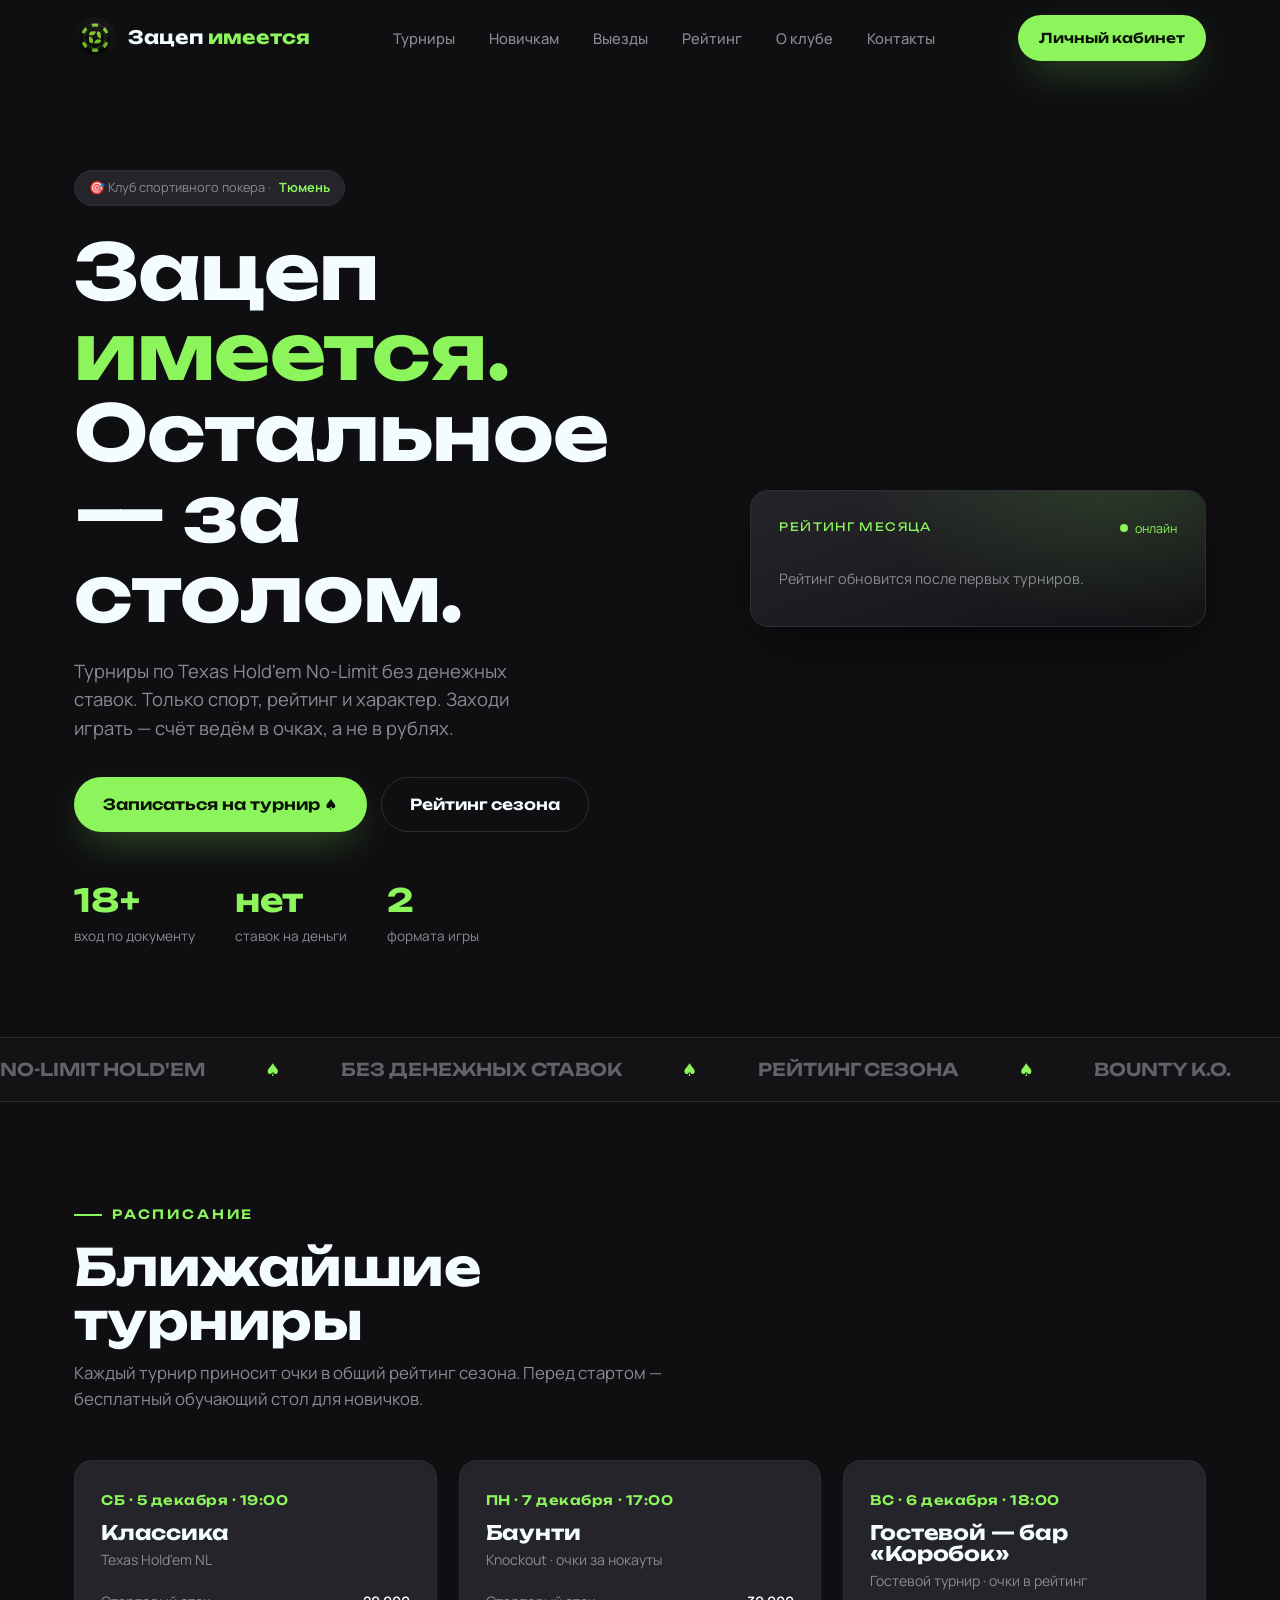
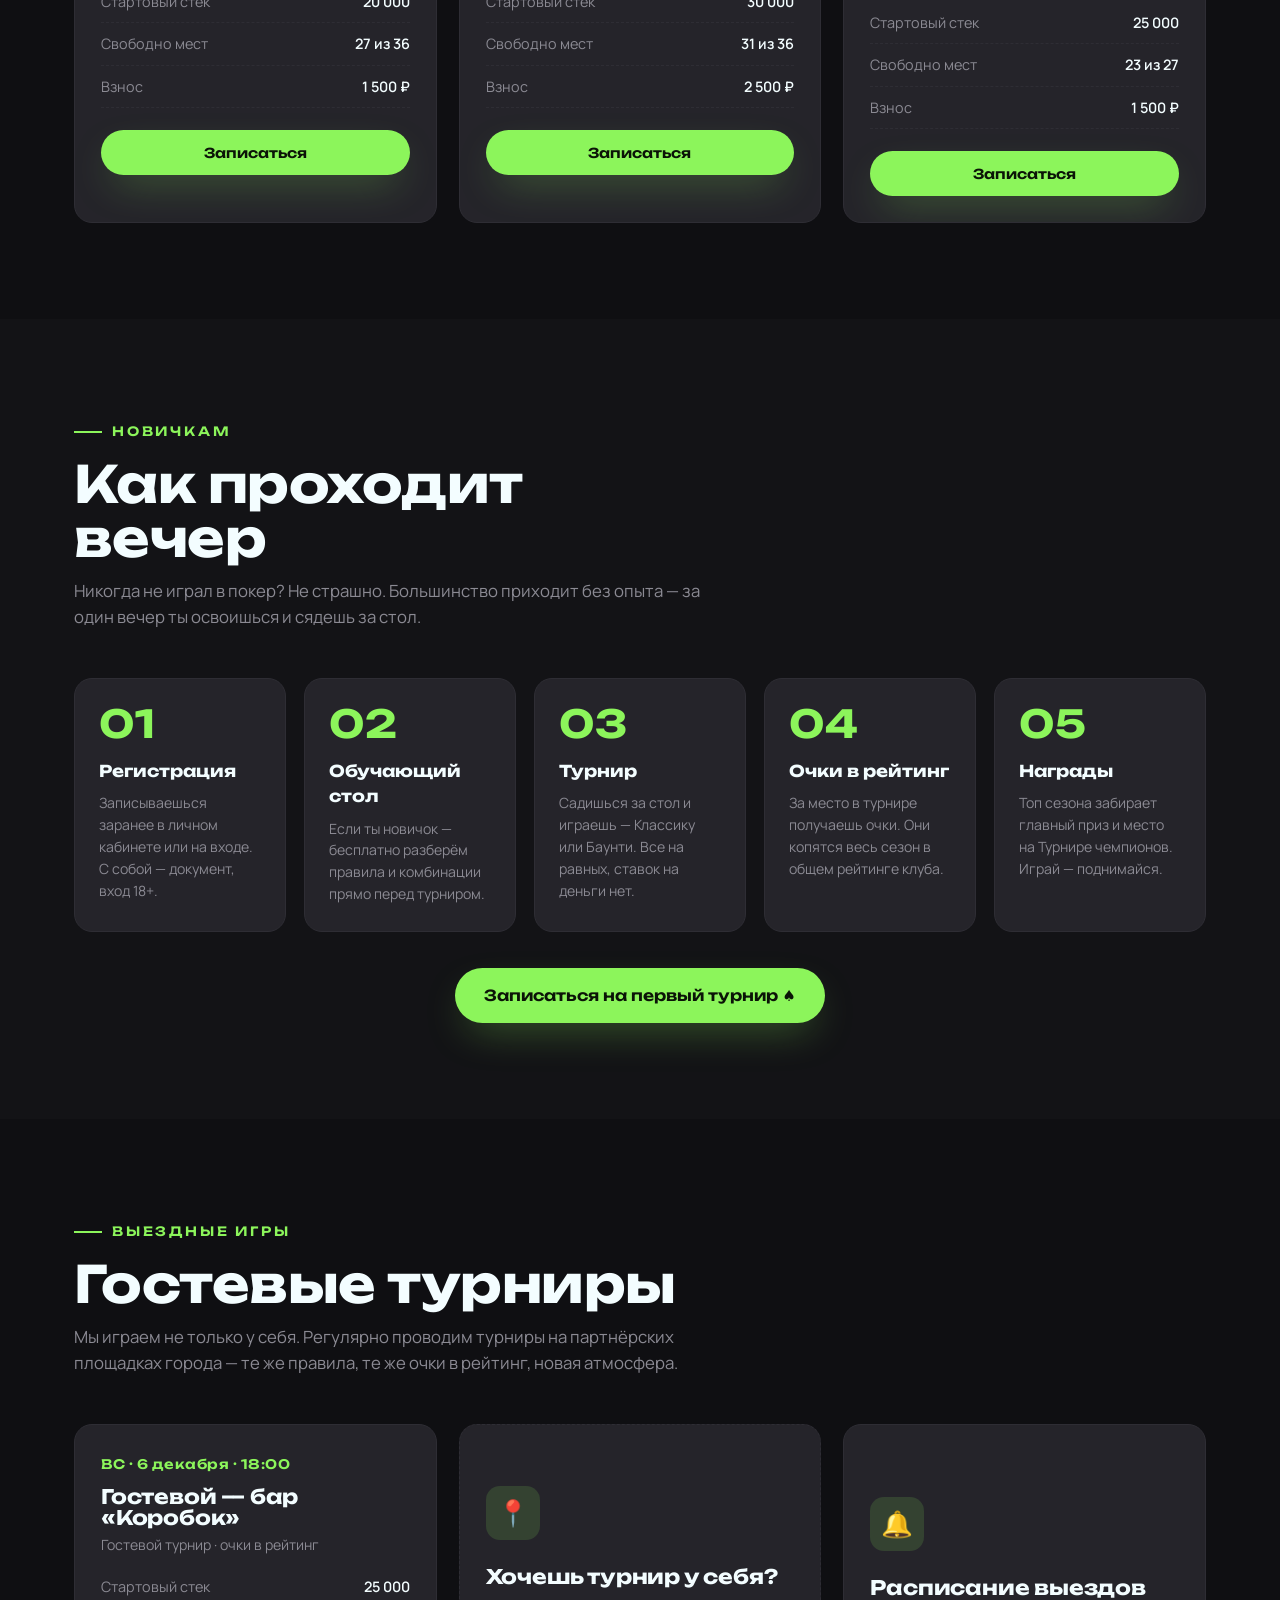
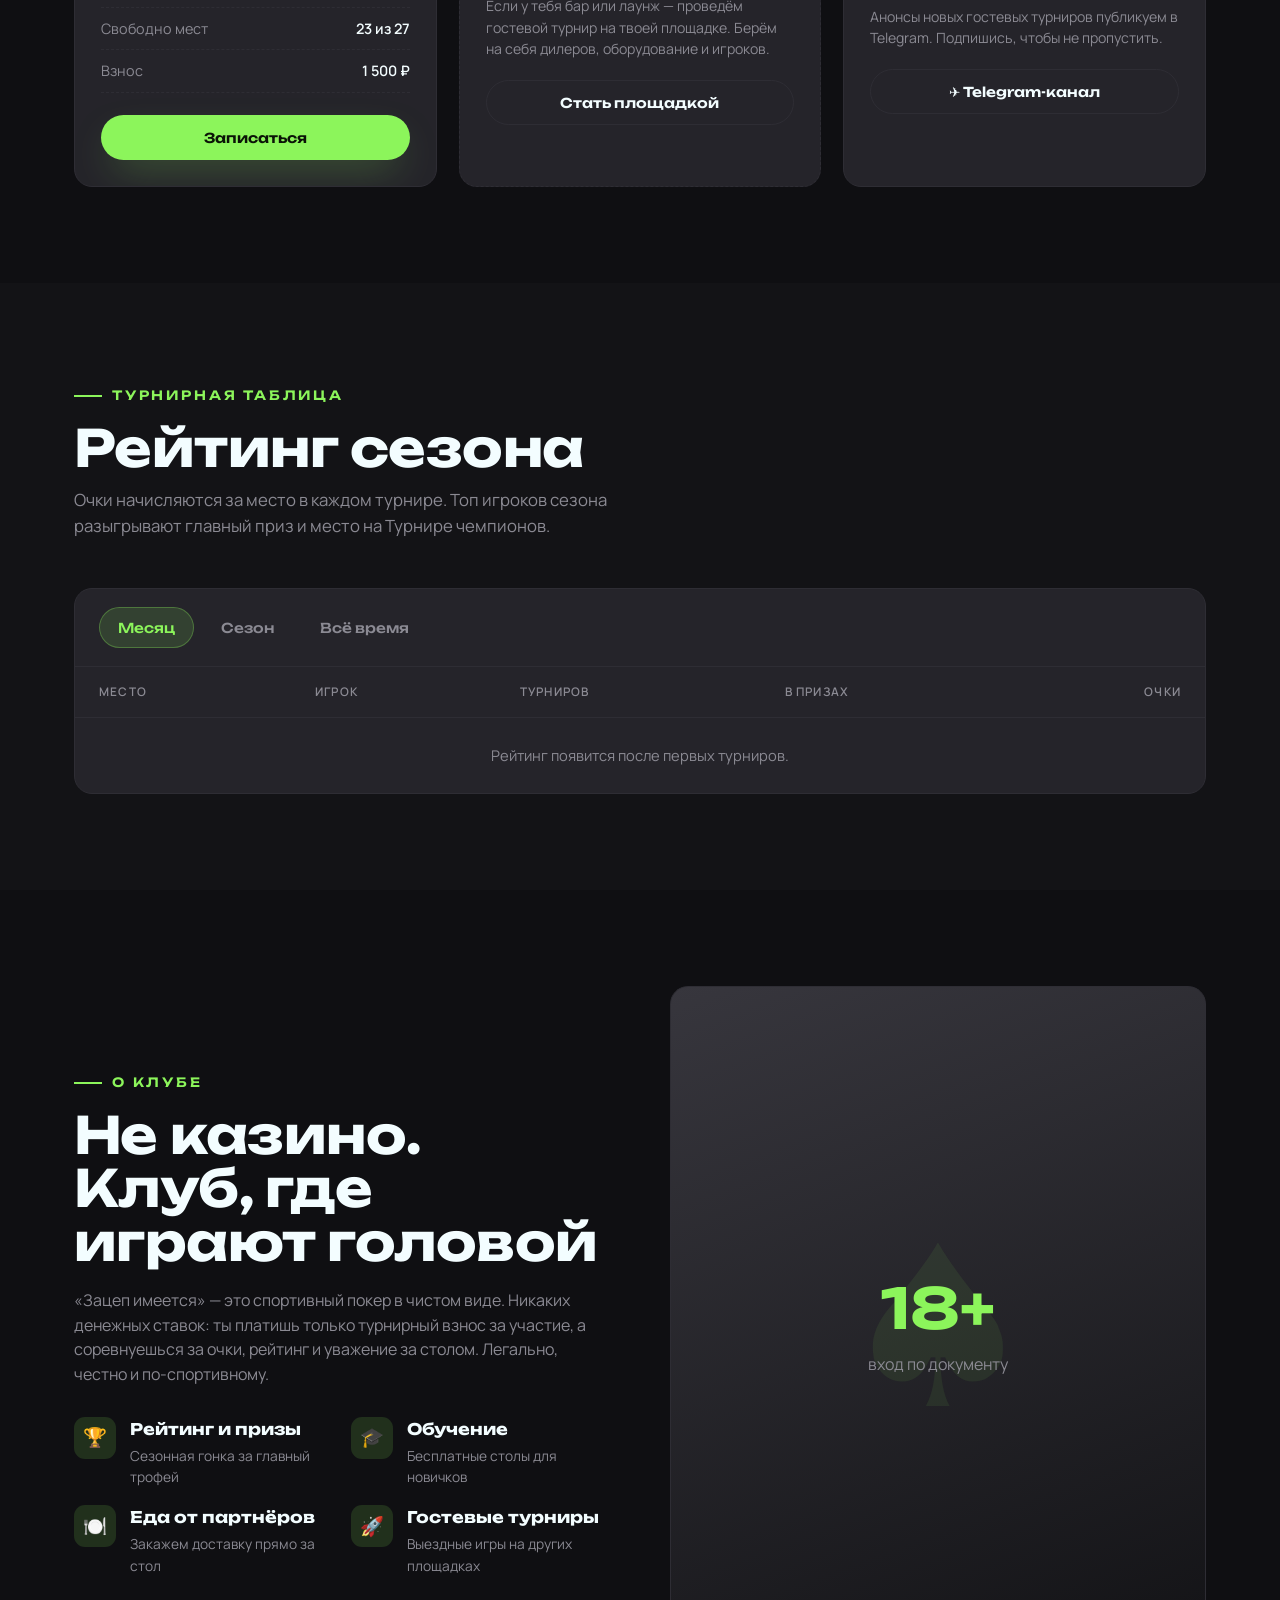
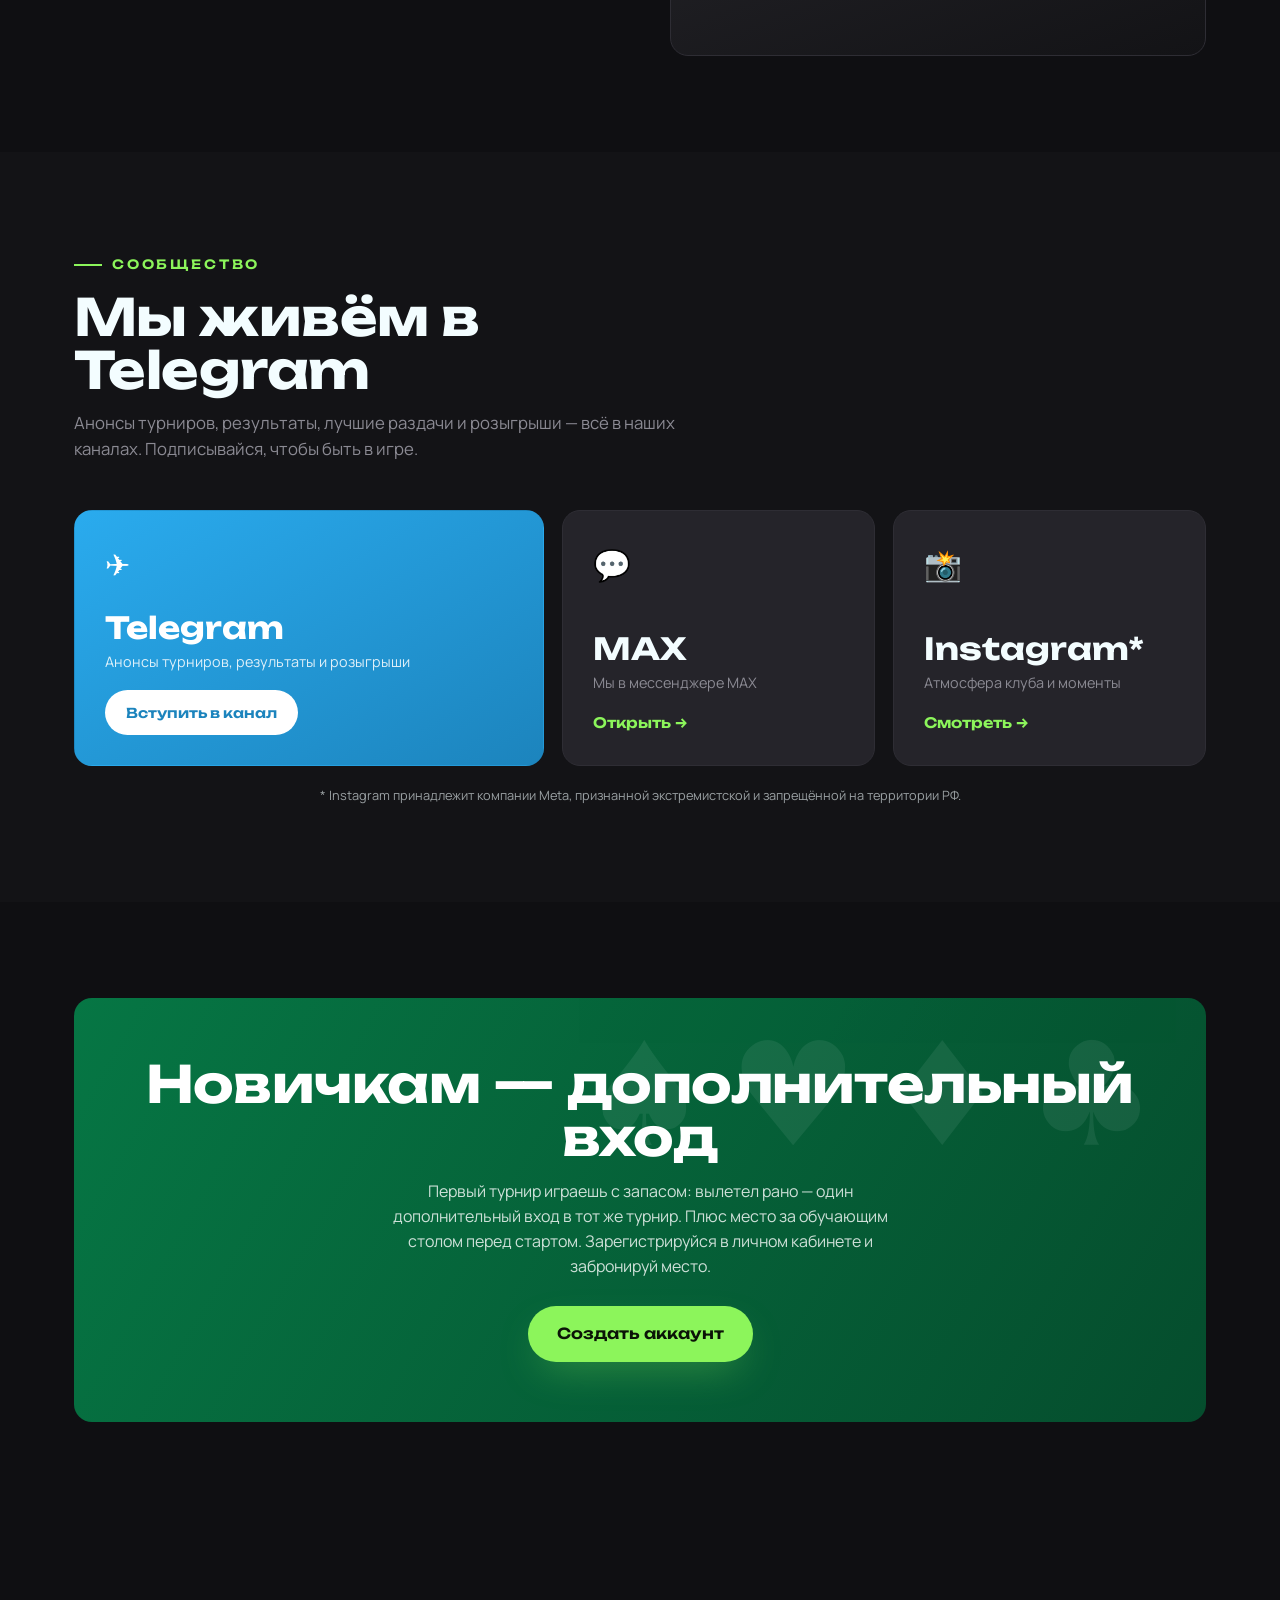
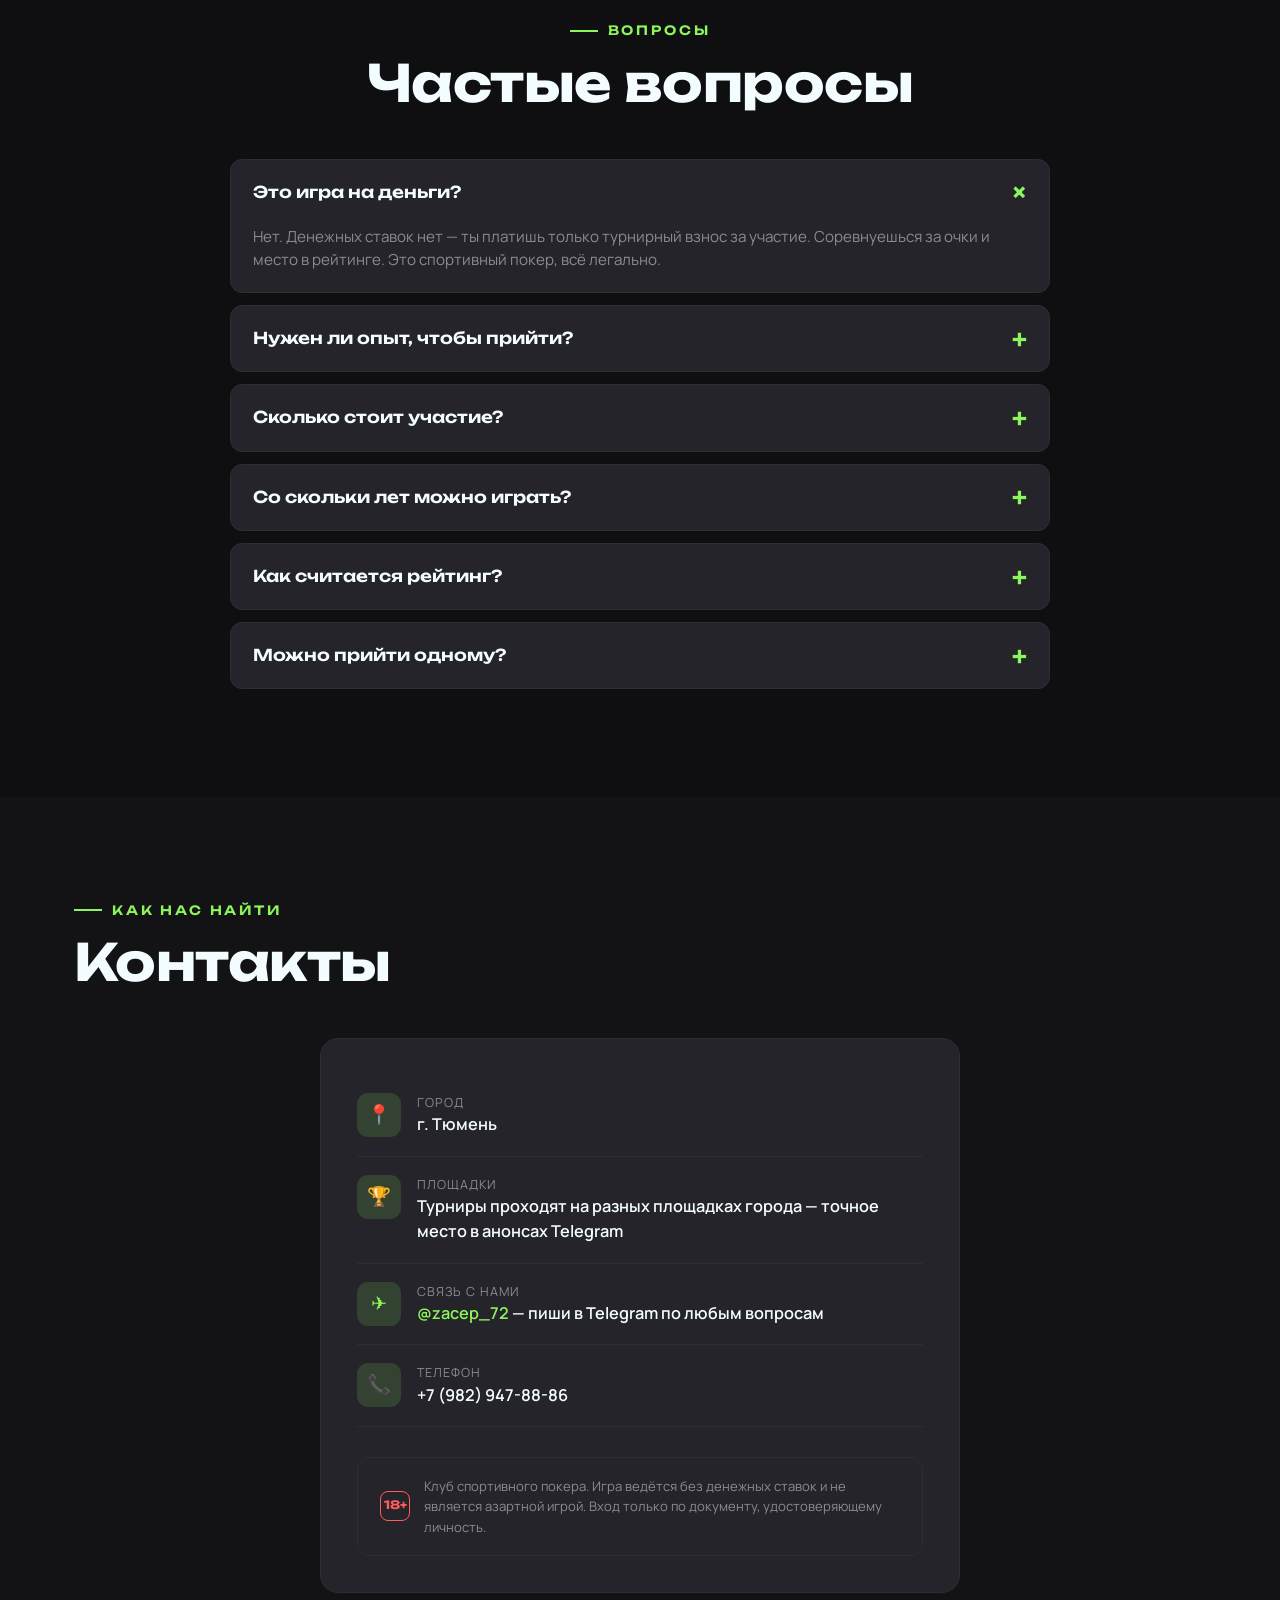
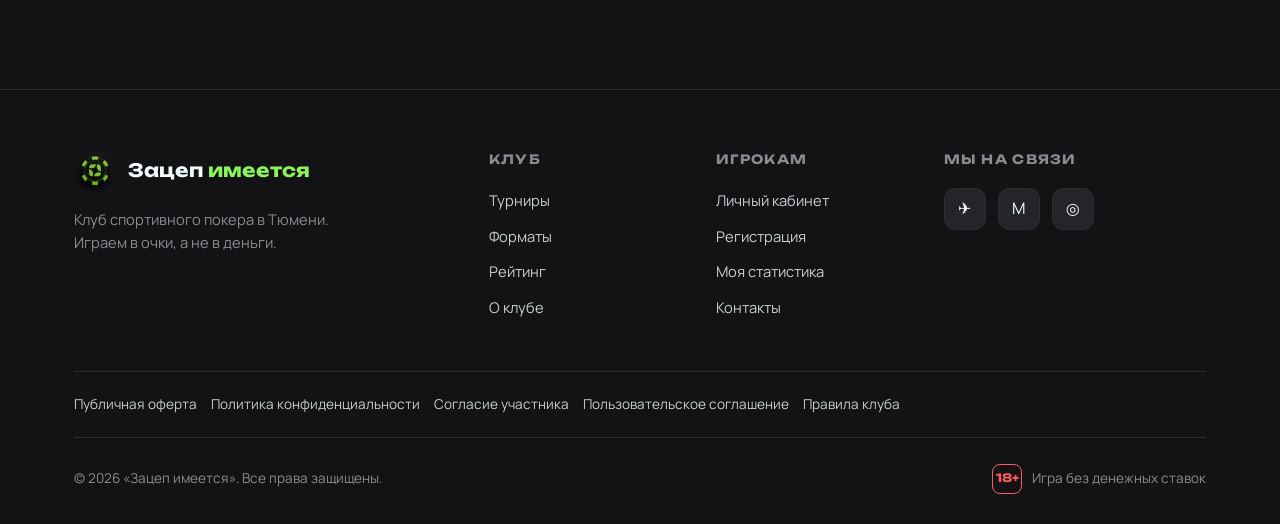
<file: index.html>
<!DOCTYPE html>
<html lang="ru">
<head>
  <meta charset="UTF-8" />
  <meta name="viewport" content="width=device-width, initial-scale=1.0" />
  <title>Зацеп имеется — клуб спортивного покера в Тюмени</title>
  <meta name="description" content="Зацеп имеется — клуб спортивного покера в Тюмени. Турниры по Texas Hold'em No-Limit без денежных ставок, рейтинг сезона, обучение. 18+" />
  <meta property="og:title" content="Зацеп имеется — клуб спортивного покера в Тюмени" />
  <meta property="og:description" content="Турниры по спортивному покеру без ставок. Рейтинг, обучение, атмосфера. 18+" />
  <meta property="og:type" content="website" />
  <meta property="og:url" content="https://zacep.fun/" />
  <meta property="og:site_name" content="Зацеп имеется" />
  <meta property="og:image" content="https://zacep.fun/assets/img/logo-full.png" />
  <meta name="twitter:card" content="summary_large_image" />
  <link rel="canonical" href="https://zacep.fun/" />
  <link rel="icon" type="image/png" href="assets/img/favicon.png" />
  <link rel="preconnect" href="https://fonts.googleapis.com" />
  <link rel="preconnect" href="https://fonts.gstatic.com" crossorigin />
  <link href="https://fonts.googleapis.com/css2?family=Manrope:wght@400;500;600;700&family=Unbounded:wght@500;600;700;800&display=swap" rel="stylesheet" />
  <link rel="stylesheet" href="assets/css/style.css?v=637" />
</head>
<body>

  <!-- ============ HEADER ============ -->
  <header class="header" id="header">
    <div class="wrap nav">
      <a href="#" class="logo">
        <img class="logo-mark" src="assets/img/logo-mark.png" alt="Зацеп имеется" />
        <span>Зацеп <span class="accent">имеется</span></span>
      </a>
      <nav class="nav-links" id="navLinks">
        <a href="#tournaments">Турниры</a>
        <a href="#howto">Новичкам</a>
        <a href="#guest">Выезды</a>
        <a href="#rating">Рейтинг</a>
        <a href="#about">О клубе</a>
        <a href="#contacts">Контакты</a>
        <a href="account.html" class="btn btn-primary btn-sm">Личный кабинет</a>
      </nav>
      <div class="nav-actions">
        <a href="account.html" class="btn btn-primary btn-sm" id="lkDesktop">Личный кабинет</a>
        <button class="burger" id="burger" aria-label="Меню"><span></span><span></span><span></span></button>
      </div>
    </div>
  </header>

  <!-- ============ HERO ============ -->
  <section class="hero">
    <div class="wrap hero-grid">
      <div class="reveal">
        <div class="badge">🎯 Клуб спортивного покера · <b>Тюмень</b></div>
        <h1>Зацеп <span class="accent">имеется.</span><br />Остальное — за столом.</h1>
        <p class="lead">Турниры по Texas Hold'em No-Limit без денежных ставок. Только спорт, рейтинг и характер. Заходи играть — счёт ведём в очках, а не в рублях.</p>
        <div class="hero-cta">
          <a href="#tournaments" class="btn btn-primary">Записаться на турнир ♠</a>
          <a href="#rating" class="btn btn-ghost">Рейтинг сезона</a>
        </div>
        <div class="hero-stats">
          <div class="stat"><div class="num">18+</div><div class="lbl">вход по документу</div></div>
          <div class="stat"><div class="num">нет</div><div class="lbl">ставок на деньги</div></div>
          <div class="stat"><div class="num">2</div><div class="lbl">формата игры</div></div>
        </div>
      </div>

      <div class="hero-card reveal">
        <div class="hc-top">
          <span class="tag">Рейтинг месяца</span>
          <span class="chip-live"><span class="dot"></span> онлайн</span>
        </div>
        <div id="heroLb"><div class="lb-row"><span class="lb-name muted">Загрузка рейтинга…</span></div></div>
      </div>
    </div>
  </section>

  <!-- ============ MARQUEE ============ -->
  <div class="marquee">
    <div class="marquee-track">
      <span>NO-LIMIT HOLD'EM</span><span>БЕЗ ДЕНЕЖНЫХ СТАВОК</span><span>РЕЙТИНГ СЕЗОНА</span><span>BOUNTY K.O.</span><span>ГОСТЕВЫЕ ТУРНИРЫ</span><span>18+</span>
      <span>NO-LIMIT HOLD'EM</span><span>БЕЗ ДЕНЕЖНЫХ СТАВОК</span><span>РЕЙТИНГ СЕЗОНА</span><span>BOUNTY K.O.</span><span>ГОСТЕВЫЕ ТУРНИРЫ</span><span>18+</span>
    </div>
  </div>

  <!-- ============ TOURNAMENTS ============ -->
  <section id="tournaments">
    <div class="wrap">
      <div class="section-head reveal">
        <span class="eyebrow">Расписание</span>
        <h2>Ближайшие турниры</h2>
        <p>Каждый турнир приносит очки в общий рейтинг сезона. Перед стартом — бесплатный обучающий стол для новичков.</p>
      </div>
      <div class="cards-auto" id="tourGrid">
        <p class="muted">Загрузка расписания…</p>
      </div>
    </div>
  </section>

  <!-- ============ HOW IT WORKS ============ -->
  <section id="howto" style="background: var(--bg-2);">
    <div class="wrap">
      <div class="section-head reveal">
        <span class="eyebrow">Новичкам</span>
        <h2>Как проходит вечер</h2>
        <p>Никогда не играл в покер? Не страшно. Большинство приходит без опыта — за один вечер ты освоишься и сядешь за стол.</p>
      </div>
      <div class="steps">
        <div class="step reveal">
          <div class="n">01</div>
          <h4>Регистрация</h4>
          <p>Записываешься заранее в личном кабинете или на входе. С собой — документ, вход 18+.</p>
        </div>
        <div class="step reveal">
          <div class="n">02</div>
          <h4>Обучающий стол</h4>
          <p>Если ты новичок — бесплатно разберём правила и комбинации прямо перед турниром.</p>
        </div>
        <div class="step reveal">
          <div class="n">03</div>
          <h4>Турнир</h4>
          <p>Садишься за стол и играешь — Классику или Баунти. Все на равных, ставок на деньги нет.</p>
        </div>
        <div class="step reveal">
          <div class="n">04</div>
          <h4>Очки в рейтинг</h4>
          <p>За место в турнире получаешь очки. Они копятся весь сезон в общем рейтинге клуба.</p>
        </div>
        <div class="step reveal">
          <div class="n">05</div>
          <h4>Награды</h4>
          <p>Топ сезона забирает главный приз и место на Турнире чемпионов. Играй — поднимайся.</p>
        </div>
      </div>
      <div style="text-align:center;margin-top:36px;" class="reveal">
        <a href="account.html" class="btn btn-primary">Записаться на первый турнир ♠</a>
      </div>
    </div>
  </section>

  <!-- ============ GUEST TOURNAMENTS ============ -->
  <section id="guest">
    <div class="wrap">
      <div class="section-head reveal">
        <span class="eyebrow">Выездные игры</span>
        <h2>Гостевые турниры</h2>
        <p>Мы играем не только у себя. Регулярно проводим турниры на партнёрских площадках города — те же правила, те же очки в рейтинг, новая атмосфера.</p>
      </div>
      <div class="cards-auto" id="guestGrid">
        <div class="tcard reveal" style="display:flex;flex-direction:column;justify-content:center;align-items:flex-start;border-style:dashed;">
          <div class="ico" style="width:54px;height:54px;border-radius:14px;background:var(--accent-soft);color:var(--accent);display:grid;place-items:center;font-size:1.6rem;margin-bottom:16px;">📍</div>
          <h3 style="margin-bottom:8px;">Хочешь турнир у себя?</h3>
          <p class="fmt" style="margin-bottom:20px;">Если у тебя бар или лаунж — проведём гостевой турнир на твоей площадке. Берём на себя дилеров, оборудование и игроков.</p>
          <a href="#contacts" class="btn btn-ghost btn-block btn-sm">Стать площадкой</a>
        </div>
        <div class="tcard reveal" style="display:flex;flex-direction:column;justify-content:center;align-items:flex-start;">
          <div class="ico" style="width:54px;height:54px;border-radius:14px;background:var(--accent-soft);color:var(--accent);display:grid;place-items:center;font-size:1.6rem;margin-bottom:16px;">🔔</div>
          <h3 style="margin-bottom:8px;">Расписание выездов</h3>
          <p class="fmt" style="margin-bottom:20px;">Анонсы новых гостевых турниров публикуем в Telegram. Подпишись, чтобы не пропустить.</p>
          <a href="https://t.me/zacep_72" target="_blank" rel="noopener" class="btn btn-ghost btn-block btn-sm">✈ Telegram-канал</a>
        </div>
      </div>
    </div>
  </section>

  <!-- ============ RATING ============ -->
  <section id="rating" style="background: var(--bg-2);">
    <div class="wrap">
      <div class="section-head reveal">
        <span class="eyebrow">Турнирная таблица</span>
        <h2>Рейтинг сезона</h2>
        <p>Очки начисляются за место в каждом турнире. Топ игроков сезона разыгрывают главный приз и место на Турнире чемпионов.</p>
      </div>
      <div class="lb-wrap reveal">
        <div class="lb-tabs">
          <div class="lb-tab active" data-tab="month">Месяц</div>
          <div class="lb-tab" data-tab="season">Сезон</div>
          <div class="lb-tab" data-tab="alltime">Всё время</div>
        </div>
        <div id="seasonPickWrap" hidden style="margin:0 0 14px;">
          <label style="color:var(--muted);font-size:.9rem;margin-right:8px;">Сезон:</label>
          <select id="seasonPick" style="padding:8px 12px;border-radius:10px;border:1px solid var(--line);background:var(--surface);color:inherit;font:inherit;cursor:pointer;"></select>
        </div>
        <table class="lb">
          <thead>
            <tr><th>Место</th><th>Игрок</th><th class="num">Турниров</th><th class="num">В призах</th><th style="text-align:right">Очки</th></tr>
          </thead>
          <tbody id="lbBody">
            <!-- заполняется из main.js -->
          </tbody>
        </table>
      </div>
    </div>
  </section>

  <!-- ============ ABOUT ============ -->
  <section id="about">
    <div class="wrap about-grid">
      <div class="reveal">
        <span class="eyebrow">О клубе</span>
        <h2 style="margin:16px 0 18px;">Не казино. Клуб, где играют головой</h2>
        <p class="muted">«Зацеп имеется» — это спортивный покер в чистом виде. Никаких денежных ставок: ты платишь только турнирный взнос за участие, а соревнуешься за очки, рейтинг и уважение за столом. Легально, честно и по-спортивному.</p>
        <div class="about-feats">
          <div class="feat"><div class="fi">🏆</div><div><h4>Рейтинг и призы</h4><p>Сезонная гонка за главный трофей</p></div></div>
          <div class="feat"><div class="fi">🎓</div><div><h4>Обучение</h4><p>Бесплатные столы для новичков</p></div></div>
          <div class="feat"><div class="fi">🍽️</div><div><h4>Еда от партнёров</h4><p>Закажем доставку прямо за стол</p></div></div>
          <div class="feat"><div class="fi">🚀</div><div><h4>Гостевые турниры</h4><p>Выездные игры на других площадках</p></div></div>
        </div>
      </div>
      <div class="about-visual reveal">
        <span class="big-suit">♠</span>
        <div class="vstat"><div class="n">18+</div><div class="muted">вход по документу</div></div>
      </div>
    </div>
  </section>

  <!-- ============ COMMUNITY ============ -->
  <section id="community" style="background: var(--bg-2);">
    <div class="wrap">
      <div class="section-head reveal">
        <span class="eyebrow">Сообщество</span>
        <h2>Мы живём в Telegram</h2>
        <p>Анонсы турниров, результаты, лучшие раздачи и розыгрыши — всё в наших каналах. Подписывайся, чтобы быть в игре.</p>
      </div>
      <div class="community-grid">
        <div class="soc-card tg reveal">
          <div class="si">✈</div>
          <div>
            <div class="cnt">Telegram</div>
            <div class="cap">Анонсы турниров, результаты и розыгрыши</div>
            <a href="https://t.me/zacep_72" target="_blank" rel="noopener" class="btn btn-sm">Вступить в канал</a>
          </div>
        </div>
        <div class="soc-card vk reveal">
          <div class="si">💬</div>
          <div>
            <div class="cnt">MAX</div>
            <div class="cap">Мы в мессенджере MAX</div>
            <a href="https://max.ru/u/f9LHodD0cOKwZz1_FyMUF5Xqrk441KNIjO0UIpg4jWUfXPSt_hWeVNoWJ0o" target="_blank" rel="noopener" class="btn-line">Открыть →</a>
          </div>
        </div>
        <div class="soc-card ig reveal">
          <div class="si">📸</div>
          <div>
            <div class="cnt">Instagram*</div>
            <div class="cap">Атмосфера клуба и моменты</div>
            <a href="https://www.instagram.com/zacep.poker.72" target="_blank" rel="noopener" class="btn-line">Смотреть →</a>
          </div>
        </div>
      </div>
      <p class="legal" style="text-align:center;margin-top:20px;opacity:.6;font-size:.8rem;">* Instagram принадлежит компании Meta, признанной экстремистской и запрещённой на территории РФ.</p>
    </div>
  </section>

  <!-- ============ CTA ============ -->
  <section>
    <div class="wrap">
      <div class="cta-banner reveal">
        <h2>Новичкам — дополнительный вход</h2>
        <p>Первый турнир играешь с запасом: вылетел рано — один дополнительный вход в тот же турнир. Плюс место за обучающим столом перед стартом. Зарегистрируйся в личном кабинете и забронируй место.</p>
        <a href="account.html" class="btn btn-primary">Создать аккаунт</a>
      </div>
    </div>
  </section>

  <!-- ============ FAQ ============ -->
  <section id="faq">
    <div class="wrap">
      <div class="section-head reveal" style="margin-inline:auto;text-align:center;">
        <span class="eyebrow" style="justify-content:center;">Вопросы</span>
        <h2>Частые вопросы</h2>
      </div>
      <div class="faq reveal">
        <details open>
          <summary>Это игра на деньги?</summary>
          <p>Нет. Денежных ставок нет — ты платишь только турнирный взнос за участие. Соревнуешься за очки и место в рейтинге. Это спортивный покер, всё легально.</p>
        </details>
        <details>
          <summary>Нужен ли опыт, чтобы прийти?</summary>
          <p>Совсем нет. Большинство приходит без опыта. Перед каждым турниром работает бесплатный обучающий стол, где разберём правила и комбинации.</p>
        </details>
        <details>
          <summary>Сколько стоит участие?</summary>
          <p>Турнирный взнос — от 1 500 ₽ в зависимости от формата. Это всё: больше ничего доплачивать не нужно, ставок на деньги за столом нет.</p>
        </details>
        <details>
          <summary>Со скольки лет можно играть?</summary>
          <p>Только 18+. На входе попросим документ, удостоверяющий личность.</p>
        </details>
        <details>
          <summary>Как считается рейтинг?</summary>
          <p>За место в каждом турнире начисляются очки. Они суммируются в течение сезона — чем стабильнее играешь, тем выше в таблице. Топ сезона получает главный приз.</p>
        </details>
        <details>
          <summary>Можно прийти одному?</summary>
          <p>Да. За столом быстро знакомишься — у нас дружелюбное комьюнити. Многие приходят в одиночку и остаются завсегдатаями.</p>
        </details>
      </div>
    </div>
  </section>

  <!-- ============ CONTACTS ============ -->
  <section id="contacts" style="background: var(--bg-2);">
    <div class="wrap">
      <div class="section-head reveal">
        <span class="eyebrow">Как нас найти</span>
        <h2>Контакты</h2>
      </div>
      <div class="contact-grid" style="grid-template-columns:1fr;max-width:640px;margin-inline:auto;">
        <div class="contact-card reveal">
          <div class="contact-item">
            <div class="ci">📍</div>
            <div><div class="lbl">Город</div><div class="val">г. Тюмень</div></div>
          </div>
          <div class="contact-item">
            <div class="ci">🏆</div>
            <div><div class="lbl">Площадки</div><div class="val">Турниры проходят на разных площадках города — точное место в анонсах Telegram</div></div>
          </div>
          <div class="contact-item">
            <div class="ci">✈️</div>
            <div><div class="lbl">Связь с нами</div><div class="val"><a href="https://t.me/zacep_72" style="color:var(--accent)">@zacep_72</a> — пиши в Telegram по любым вопросам</div></div>
          </div>
          <div class="contact-item">
            <div class="ci">📞</div>
            <div><div class="lbl">Телефон</div><div class="val"><a href="tel:+79829478886" style="color:inherit">+7 (982) 947-88-86</a></div></div>
          </div>
          <div class="disclaimer">
            <span class="age-badge">18+</span>
            <span>Клуб спортивного покера. Игра ведётся без денежных ставок и не является азартной игрой. Вход только по документу, удостоверяющему личность.</span>
          </div>
        </div>
      </div>
    </div>
  </section>

  <!-- ============ FOOTER ============ -->
  <footer class="footer">
    <div class="wrap">
      <div class="footer-grid">
        <div>
          <a href="#" class="logo"><img class="logo-mark" src="assets/img/logo-mark.png" alt="Зацеп имеется" /><span>Зацеп <span class="accent">имеется</span></span></a>
          <p class="about">Клуб спортивного покера в Тюмени. Играем в очки, а не в деньги.</p>
        </div>
        <div>
          <h5>Клуб</h5>
          <ul>
            <li><a href="#tournaments">Турниры</a></li>
            <li><a href="#formats">Форматы</a></li>
            <li><a href="#rating">Рейтинг</a></li>
            <li><a href="#about">О клубе</a></li>
          </ul>
        </div>
        <div>
          <h5>Игрокам</h5>
          <ul>
            <li><a href="account.html">Личный кабинет</a></li>
            <li><a href="account.html">Регистрация</a></li>
            <li><a href="#rating">Моя статистика</a></li>
            <li><a href="#contacts">Контакты</a></li>
          </ul>
        </div>
        <div>
          <h5>Мы на связи</h5>
          <div class="socials">
            <a href="https://t.me/zacep_72" target="_blank" rel="noopener" aria-label="Telegram">✈</a>
            <a href="https://max.ru/u/f9LHodD0cOKwZz1_FyMUF5Xqrk441KNIjO0UIpg4jWUfXPSt_hWeVNoWJ0o" target="_blank" rel="noopener" aria-label="MAX">M</a>
            <a href="https://www.instagram.com/zacep.poker.72" target="_blank" rel="noopener" aria-label="Instagram">◎</a>
          </div>
        </div>
      </div>
      <div class="docs-links" style="padding:22px 0;border-top:1px solid var(--line);">
        <a href="offer.html">Публичная оферта</a>
        <a href="privacy.html">Политика конфиденциальности</a>
        <a href="consent.html">Согласие участника</a>
        <a href="terms.html">Пользовательское соглашение</a>
        <a href="rules.html">Правила клуба</a>
      </div>
      <div class="footer-bottom">
        <span>© 2026 «Зацеп имеется». Все права защищены.</span>
        <span style="display:flex;align-items:center;gap:10px;"><span class="age-badge">18+</span> Игра без денежных ставок</span>
      </div>
    </div>
  </footer>

  <script src="assets/js/main.js?v=645"></script>
</body>
</html>
</file>
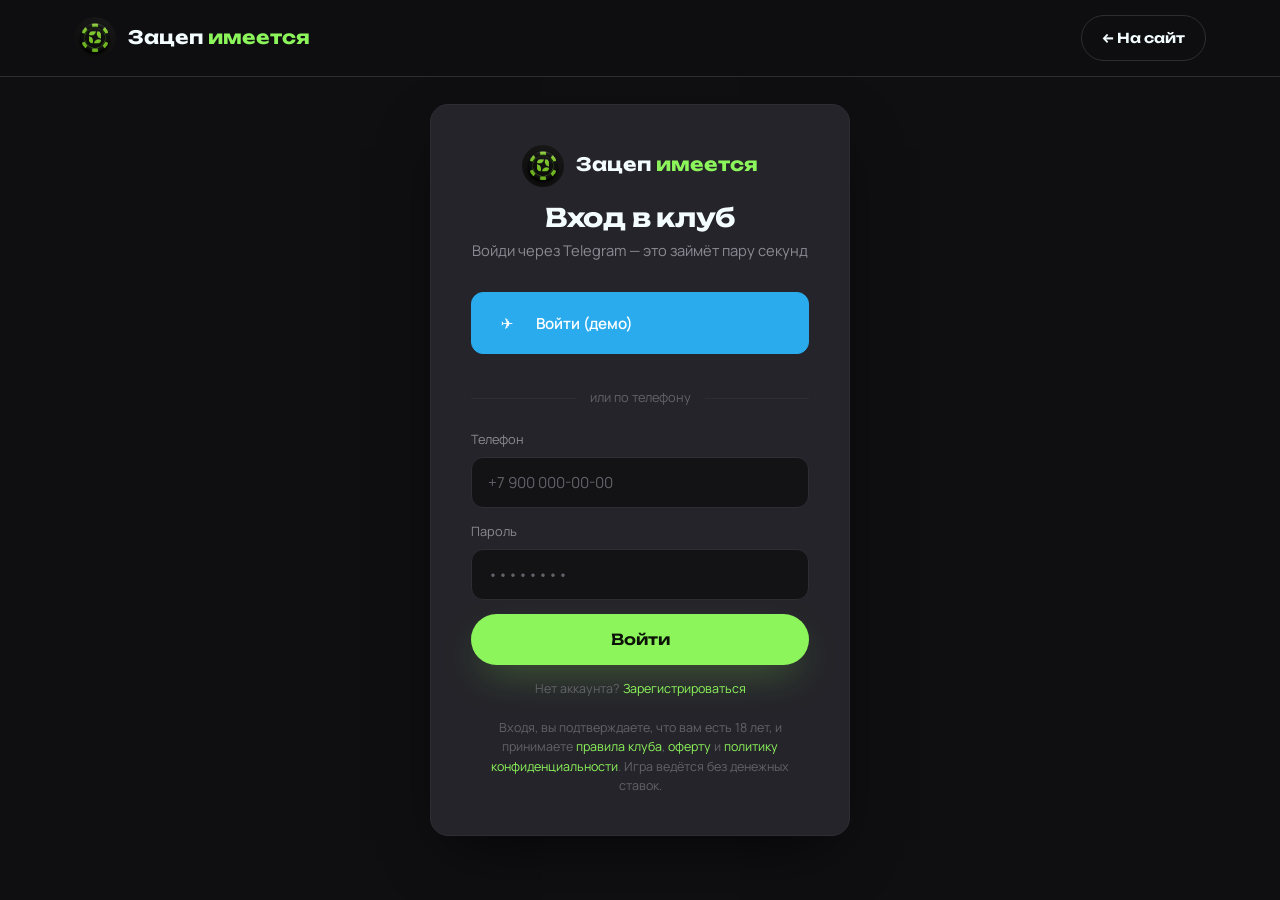
<file: account.html>
<!DOCTYPE html>
<html lang="ru">
<head>
  <meta charset="UTF-8" />
  <meta name="viewport" content="width=device-width, initial-scale=1.0" />
  <title>Личный кабинет — Зацеп имеется</title>
  <meta name="description" content="Личный кабинет игрока клуба спортивного покера «Зацеп имеется»: вход через Telegram, запись на турниры, рейтинг и статистика." />
  <link rel="icon" type="image/png" href="assets/img/favicon.png" />
  <link rel="preconnect" href="https://fonts.googleapis.com" />
  <link rel="preconnect" href="https://fonts.gstatic.com" crossorigin />
  <link href="https://fonts.googleapis.com/css2?family=Manrope:wght@400;500;600;700&family=Unbounded:wght@500;600;700;800&display=swap" rel="stylesheet" />
  <link rel="stylesheet" href="assets/css/style.css?v=637" />
</head>
<body>

  <header class="header scrolled" id="header">
    <div class="wrap nav">
      <a href="index.html" class="logo">
        <img class="logo-mark" src="assets/img/logo-mark.png" alt="Зацеп имеется" />
        <span>Зацеп <span class="accent">имеется</span></span>
      </a>
      <a href="index.html" class="btn btn-ghost btn-sm">← На сайт</a>
    </div>
  </header>

  <!-- ===== Экран входа ===== -->
  <div class="auth-screen" id="view-auth">
    <div class="auth-card">
      <a href="index.html" class="logo" style="justify-content:center;">
        <img class="logo-mark" src="assets/img/logo-mark.png" alt="Зацеп имеется" />
        <span>Зацеп <span class="accent">имеется</span></span>
      </a>
      <h2 style="margin-top:18px;">Вход в клуб</h2>
      <p class="sub">Войди через Telegram — это займёт пару секунд</p>

      <div id="tg-widget" style="display:flex;justify-content:center;min-height:52px;"></div>

      <div class="auth-divider">или по телефону</div>

      <!-- Вход по телефону -->
      <form id="phoneLoginForm">
        <div class="field"><label for="liPhone">Телефон</label><input type="tel" id="liPhone" placeholder="+7 900 000-00-00" autocomplete="tel" /></div>
        <div class="field"><label for="liPass">Пароль</label><input type="password" id="liPass" placeholder="••••••••" autocomplete="current-password" /></div>
        <button type="submit" class="btn btn-primary btn-block">Войти</button>
        <p class="legal" style="text-align:center;margin-top:14px;">Нет аккаунта? <a href="#" id="toRegister" style="color:var(--accent);">Зарегистрироваться</a></p>
      </form>

      <!-- Регистрация по телефону -->
      <form id="phoneRegForm" hidden>
        <div class="field"><label for="rgName">Фамилия и имя</label><input type="text" id="rgName" placeholder="Иванов Иван" maxlength="100" /></div>
        <div class="field"><label for="rgNick">Покерный ник</label><input type="text" id="rgNick" placeholder="например, Рейз" maxlength="32" /></div>
        <div class="field"><label for="rgPhone">Телефон</label><input type="tel" id="rgPhone" placeholder="+7 900 000-00-00" autocomplete="tel" /></div>
        <div class="field"><label for="rgPass">Пароль</label><input type="password" id="rgPass" placeholder="минимум 6 символов" autocomplete="new-password" /></div>
        <label class="legal" style="display:flex;gap:10px;align-items:flex-start;text-align:left;cursor:pointer;margin:8px 0 16px;">
          <input type="checkbox" id="rgConsent" style="margin-top:3px;flex:0 0 auto;" />
          <span>Подтверждаю, что мне <b>18 лет</b>, соглашаюсь с <a href="rules.html" style="color:var(--accent);">правилами</a>, <a href="consent.html" style="color:var(--accent);">согласием участника</a> и <a href="privacy.html" style="color:var(--accent);">политикой</a>.</span>
        </label>
        <button type="submit" class="btn btn-primary btn-block">Зарегистрироваться</button>
        <p class="legal" style="text-align:center;margin-top:14px;">Уже есть аккаунт? <a href="#" id="toLogin" style="color:var(--accent);">Войти</a></p>
      </form>

      <p class="legal">Входя, вы подтверждаете, что вам есть 18 лет, и принимаете
        <a href="rules.html" style="color:var(--accent);">правила клуба</a>,
        <a href="offer.html" style="color:var(--accent);">оферту</a> и
        <a href="privacy.html" style="color:var(--accent);">политику конфиденциальности</a>.
        Игра ведётся без денежных ставок.</p>
    </div>
  </div>

  <!-- ===== Онбординг «Прежде чем начать» ===== -->
  <div class="auth-screen" id="view-onboarding" hidden>
    <div class="auth-card">
      <h2 style="text-align:center;">Прежде чем начать</h2>
      <p class="sub">Для записи на турниры и ведения рейтинга нам нужен твой покерный ник и телефон.</p>

      <form id="onboardingForm">
        <div class="field">
          <label for="onbName">Фамилия и имя</label>
          <input type="text" id="onbName" placeholder="например, Иванов Иван" maxlength="100" required />
        </div>
        <div class="field">
          <label for="onbNick">Покерный ник</label>
          <input type="text" id="onbNick" placeholder="например, Рейз" maxlength="32" required />
        </div>
        <div class="field">
          <label for="onbPhone">Телефон</label>
          <input type="tel" id="onbPhone" placeholder="+7 900 000-00-00" autocomplete="tel" />
        </div>
        <label class="legal" style="display:flex;gap:10px;align-items:flex-start;text-align:left;cursor:pointer;margin:8px 0 12px;">
          <input type="checkbox" id="onbConsent" style="margin-top:3px;flex:0 0 auto;" />
          <span>Мне исполнилось <b>18 лет</b>, я прочитал(а) и <b>соглашаюсь</b> с
            <a href="rules.html" style="color:var(--accent);">правилами клуба</a>,
            <a href="consent.html" style="color:var(--accent);">согласием участника</a> и
            <a href="privacy.html" style="color:var(--accent);">политикой конфиденциальности</a>.</span>
        </label>
        <button type="submit" class="btn btn-primary btn-block">Продолжить</button>
      </form>
    </div>
  </div>

  <!-- ===== Дашборд (заполняется из account.js) ===== -->
  <main class="dash active" id="view-dash" hidden></main>

  <script src="assets/js/mask.js?v=638"></script>

  <script src="assets/js/account.js?v=637"></script>
</body>
</html>
</file>
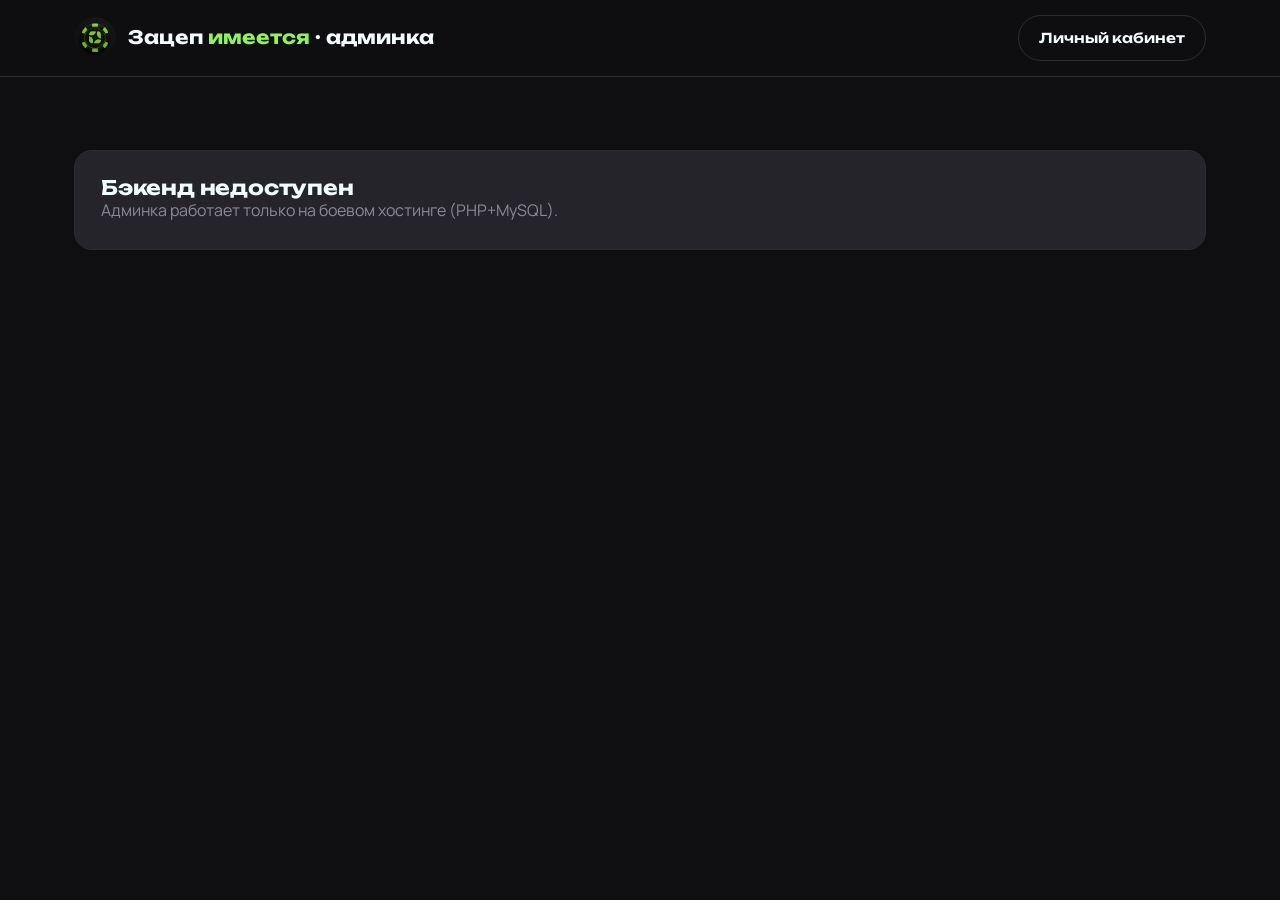
<file: admin.html>
<!DOCTYPE html>
<html lang="ru">
<head>
  <meta charset="UTF-8" />
  <meta name="viewport" content="width=device-width, initial-scale=1.0" />
  <title>Админка — Зацеп имеется</title>
  <meta name="robots" content="noindex" />
  <link rel="icon" type="image/png" href="assets/img/favicon.png" />
  <link rel="preconnect" href="https://fonts.googleapis.com" />
  <link rel="preconnect" href="https://fonts.gstatic.com" crossorigin />
  <link href="https://fonts.googleapis.com/css2?family=Manrope:wght@400;500;600;700&family=Unbounded:wght@500;600;700;800&display=swap" rel="stylesheet" />
  <link rel="stylesheet" href="assets/css/style.css?v=637" />
  <style>
    .crm-table th, .crm-table td { padding: 8px 10px; border-bottom: 1px solid rgba(255,255,255,.07); vertical-align: top; }
    .crm-table tbody tr:hover { background: rgba(255,255,255,.03); }
    .c-ok { display:inline-block; font-size:.72rem; font-weight:600; color:#101; background:var(--accent,#b6f36a);
            padding:1px 7px; border-radius:20px; white-space:nowrap; }
  </style>
</head>
<body>
  <header class="header scrolled">
    <div class="wrap nav">
      <a href="index.html" class="logo">
        <img class="logo-mark" src="assets/img/logo-mark.png" alt="Зацеп имеется" />
        <span>Зацеп <span class="accent">имеется</span> · админка</span>
      </a>
      <a href="account.html" class="btn btn-ghost btn-sm">Личный кабинет</a>
    </div>
  </header>

  <main class="admin-wrap wrap" id="root">
    <p class="muted" style="padding-top:40px;">Загрузка…</p>
  </main>

  <script src="assets/js/mask.js?v=638"></script>

  <script src="assets/js/admin.js?v=641"></script>
</body>
</html>
</file>
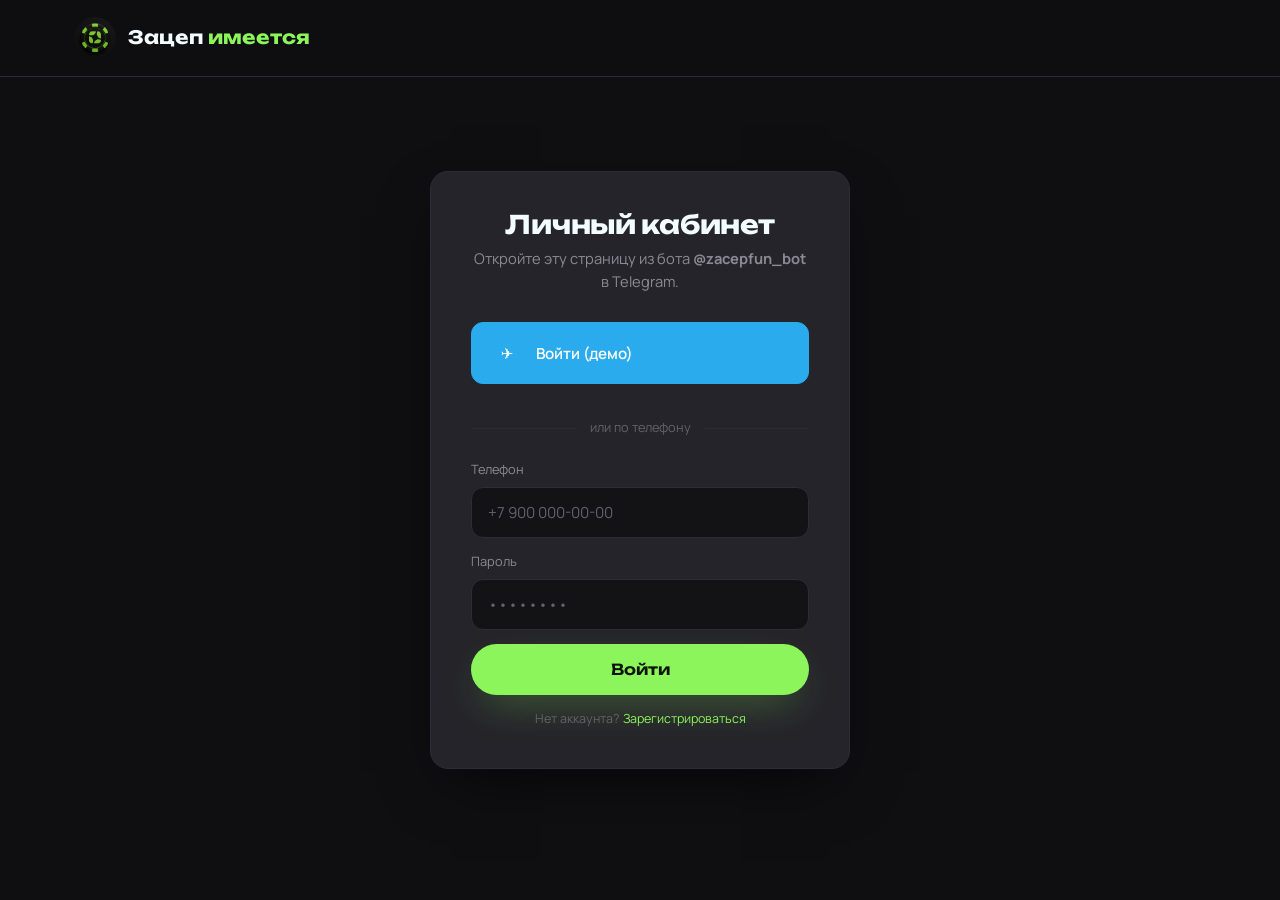
<file: app.html>
<!DOCTYPE html>
<html lang="ru">
<head>
  <meta charset="UTF-8" />
  <meta name="viewport" content="width=device-width, initial-scale=1.0, viewport-fit=cover" />
  <title>Зацеп имеется</title>
  <meta name="robots" content="noindex" />
  <link rel="icon" type="image/png" href="assets/img/favicon.png" />
  <script src="https://telegram.org/js/telegram-web-app.js"></script>
  <link rel="preconnect" href="https://fonts.googleapis.com" />
  <link rel="preconnect" href="https://fonts.gstatic.com" crossorigin />
  <link href="https://fonts.googleapis.com/css2?family=Manrope:wght@400;500;600;700&family=Unbounded:wght@500;600;700;800&display=swap" rel="stylesheet" />
  <link rel="stylesheet" href="assets/css/style.css?v=637" />
</head>
<body>

  <header class="header scrolled" id="header">
    <div class="wrap nav">
      <span class="logo">
        <img class="logo-mark" src="assets/img/logo-mark.png" alt="Зацеп имеется" />
        <span>Зацеп <span class="accent">имеется</span></span>
      </span>
    </div>
  </header>

  <!-- Экран входа (виден только если открыть вне Telegram) -->
  <div class="auth-screen" id="view-auth">
    <div class="auth-card">
      <h2 style="text-align:center;">Личный кабинет</h2>
      <p class="sub">Откройте эту страницу из бота <b>@zacepfun_bot</b> в Telegram.</p>
      <div id="tg-widget" style="display:flex;justify-content:center;min-height:52px;"></div>
      <div class="auth-divider">или по телефону</div>
      <form id="phoneLoginForm">
        <div class="field"><label for="liPhone">Телефон</label><input type="tel" id="liPhone" placeholder="+7 900 000-00-00" autocomplete="tel" /></div>
        <div class="field"><label for="liPass">Пароль</label><input type="password" id="liPass" placeholder="••••••••" autocomplete="current-password" /></div>
        <button type="submit" class="btn btn-primary btn-block">Войти</button>
        <p class="legal" style="text-align:center;margin-top:14px;">Нет аккаунта? <a href="#" id="toRegister" style="color:var(--accent);">Зарегистрироваться</a></p>
      </form>
      <form id="phoneRegForm" hidden>
        <div class="field"><label for="rgName">Фамилия и имя</label><input type="text" id="rgName" placeholder="Иванов Иван" maxlength="100" /></div>
        <div class="field"><label for="rgNick">Покерный ник</label><input type="text" id="rgNick" placeholder="например, Рейз" maxlength="32" /></div>
        <div class="field"><label for="rgPhone">Телефон</label><input type="tel" id="rgPhone" placeholder="+7 900 000-00-00" autocomplete="tel" /></div>
        <div class="field"><label for="rgPass">Пароль</label><input type="password" id="rgPass" placeholder="минимум 6 символов" autocomplete="new-password" /></div>
        <label class="legal" style="display:flex;gap:10px;align-items:flex-start;text-align:left;cursor:pointer;margin:8px 0 16px;">
          <input type="checkbox" id="rgConsent" style="margin-top:3px;flex:0 0 auto;" />
          <span>Подтверждаю, что мне <b>18 лет</b>, соглашаюсь с <a href="rules.html" style="color:var(--accent);">правилами</a>, <a href="consent.html" style="color:var(--accent);">согласием участника</a> и <a href="privacy.html" style="color:var(--accent);">политикой</a>.</span>
        </label>
        <button type="submit" class="btn btn-primary btn-block">Зарегистрироваться</button>
        <p class="legal" style="text-align:center;margin-top:14px;">Уже есть аккаунт? <a href="#" id="toLogin" style="color:var(--accent);">Войти</a></p>
      </form>
    </div>
  </div>

  <!-- Онбординг -->
  <div class="auth-screen" id="view-onboarding" hidden>
    <div class="auth-card">
      <h2 style="text-align:center;">Прежде чем начать</h2>
      <p class="sub">Для записи на турниры и рейтинга нужен твой покерный ник и телефон.</p>
      <form id="onboardingForm">
        <div class="field"><label for="onbName">Фамилия и имя</label><input type="text" id="onbName" placeholder="например, Иванов Иван" maxlength="100" required /></div>
        <div class="field"><label for="onbNick">Покерный ник</label><input type="text" id="onbNick" placeholder="например, Рейз" maxlength="32" required /></div>
        <div class="field"><label for="onbPhone">Телефон</label><input type="tel" id="onbPhone" placeholder="+7 900 000-00-00" autocomplete="tel" /></div>
        <label class="legal" style="display:flex;gap:10px;align-items:flex-start;text-align:left;cursor:pointer;margin:8px 0 12px;">
          <input type="checkbox" id="onbConsent" style="margin-top:3px;flex:0 0 auto;" />
          <span>Подтверждаю, что мне исполнилось <b>18 лет</b>.</span>
        </label>
        <p class="legal" style="text-align:left;margin:0 0 16px;">Продолжая регистрацию, вы соглашаетесь с
          <a href="rules.html" style="color:var(--accent);">правилами</a>,
          <a href="consent.html" style="color:var(--accent);">согласием участника</a> и
          <a href="privacy.html" style="color:var(--accent);">политикой конфиденциальности</a>.</p>
        <button type="submit" class="btn btn-primary btn-block">Продолжить</button>
      </form>
    </div>
  </div>

  <!-- Дашборд -->
  <main class="dash active" id="view-dash" hidden></main>

  <script src="assets/js/mask.js?v=638"></script>

  <script src="assets/js/account.js?v=637"></script>
</body>
</html>
</file>
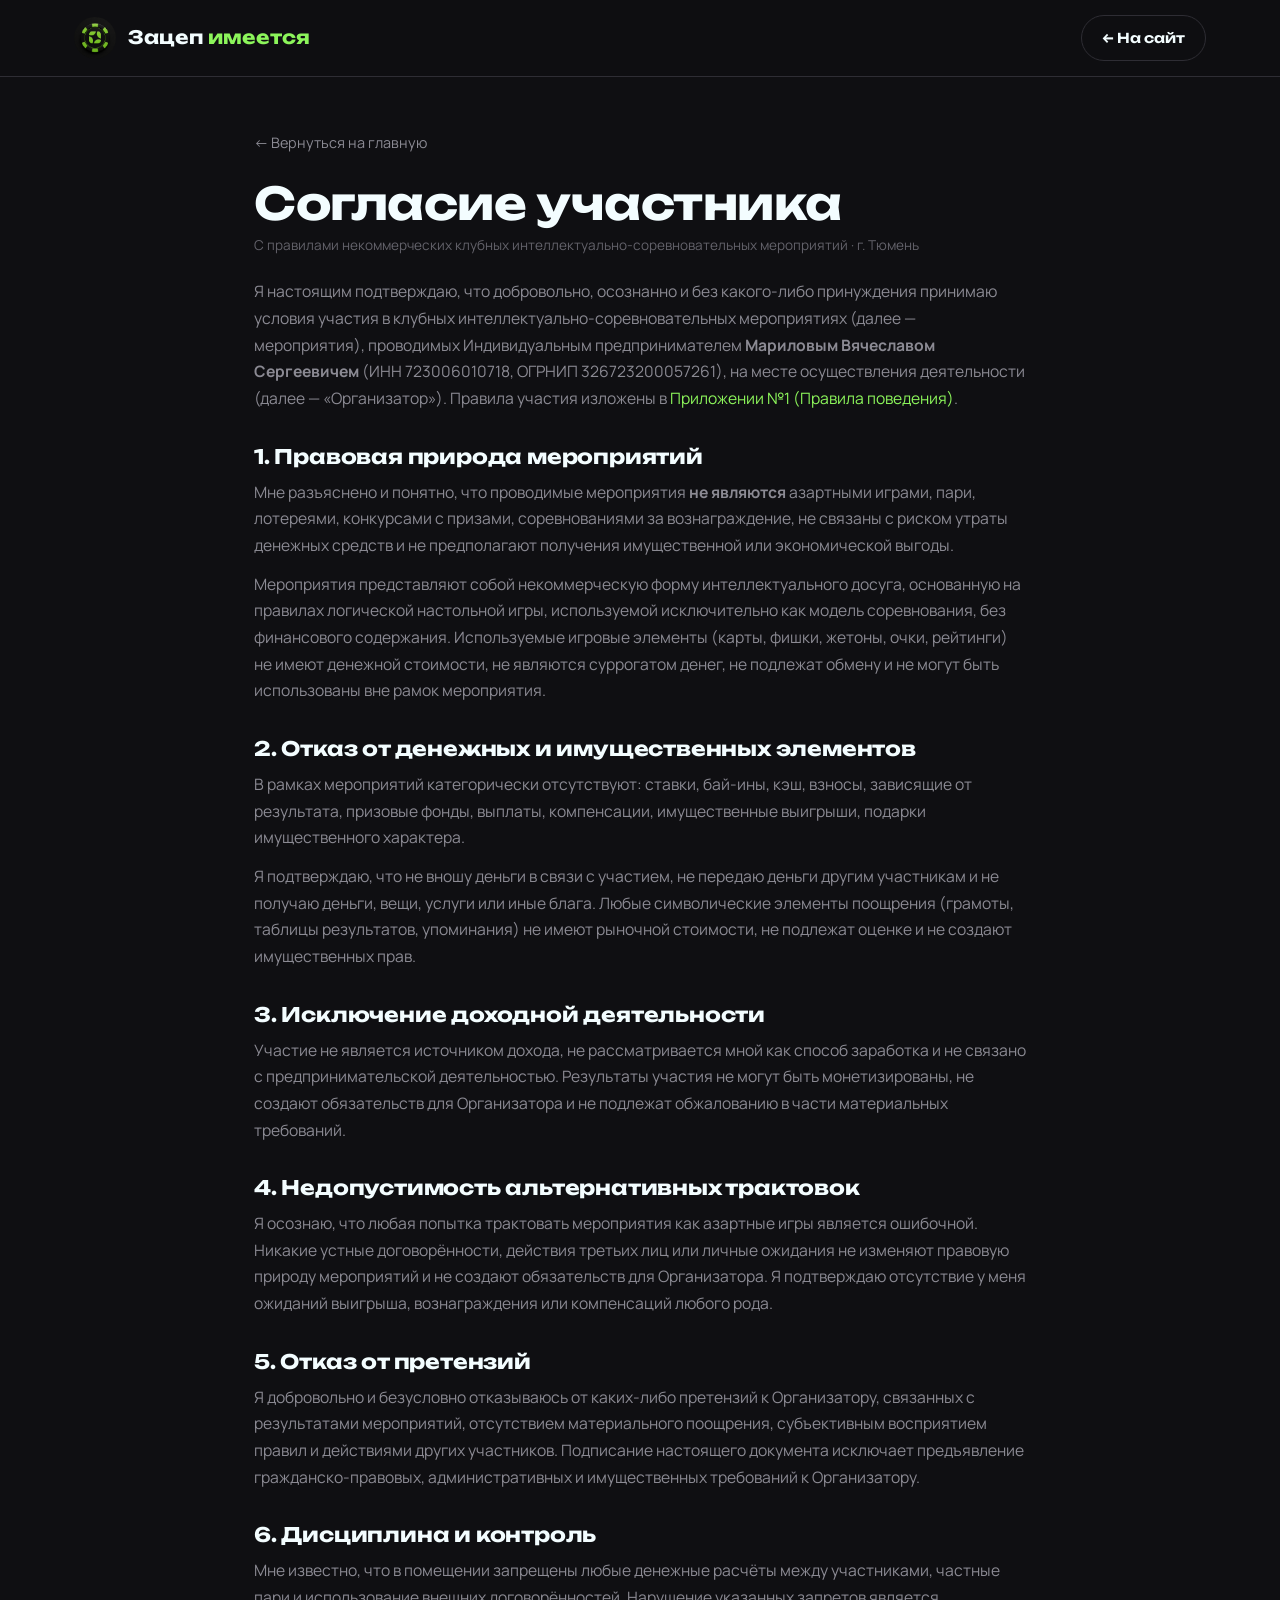
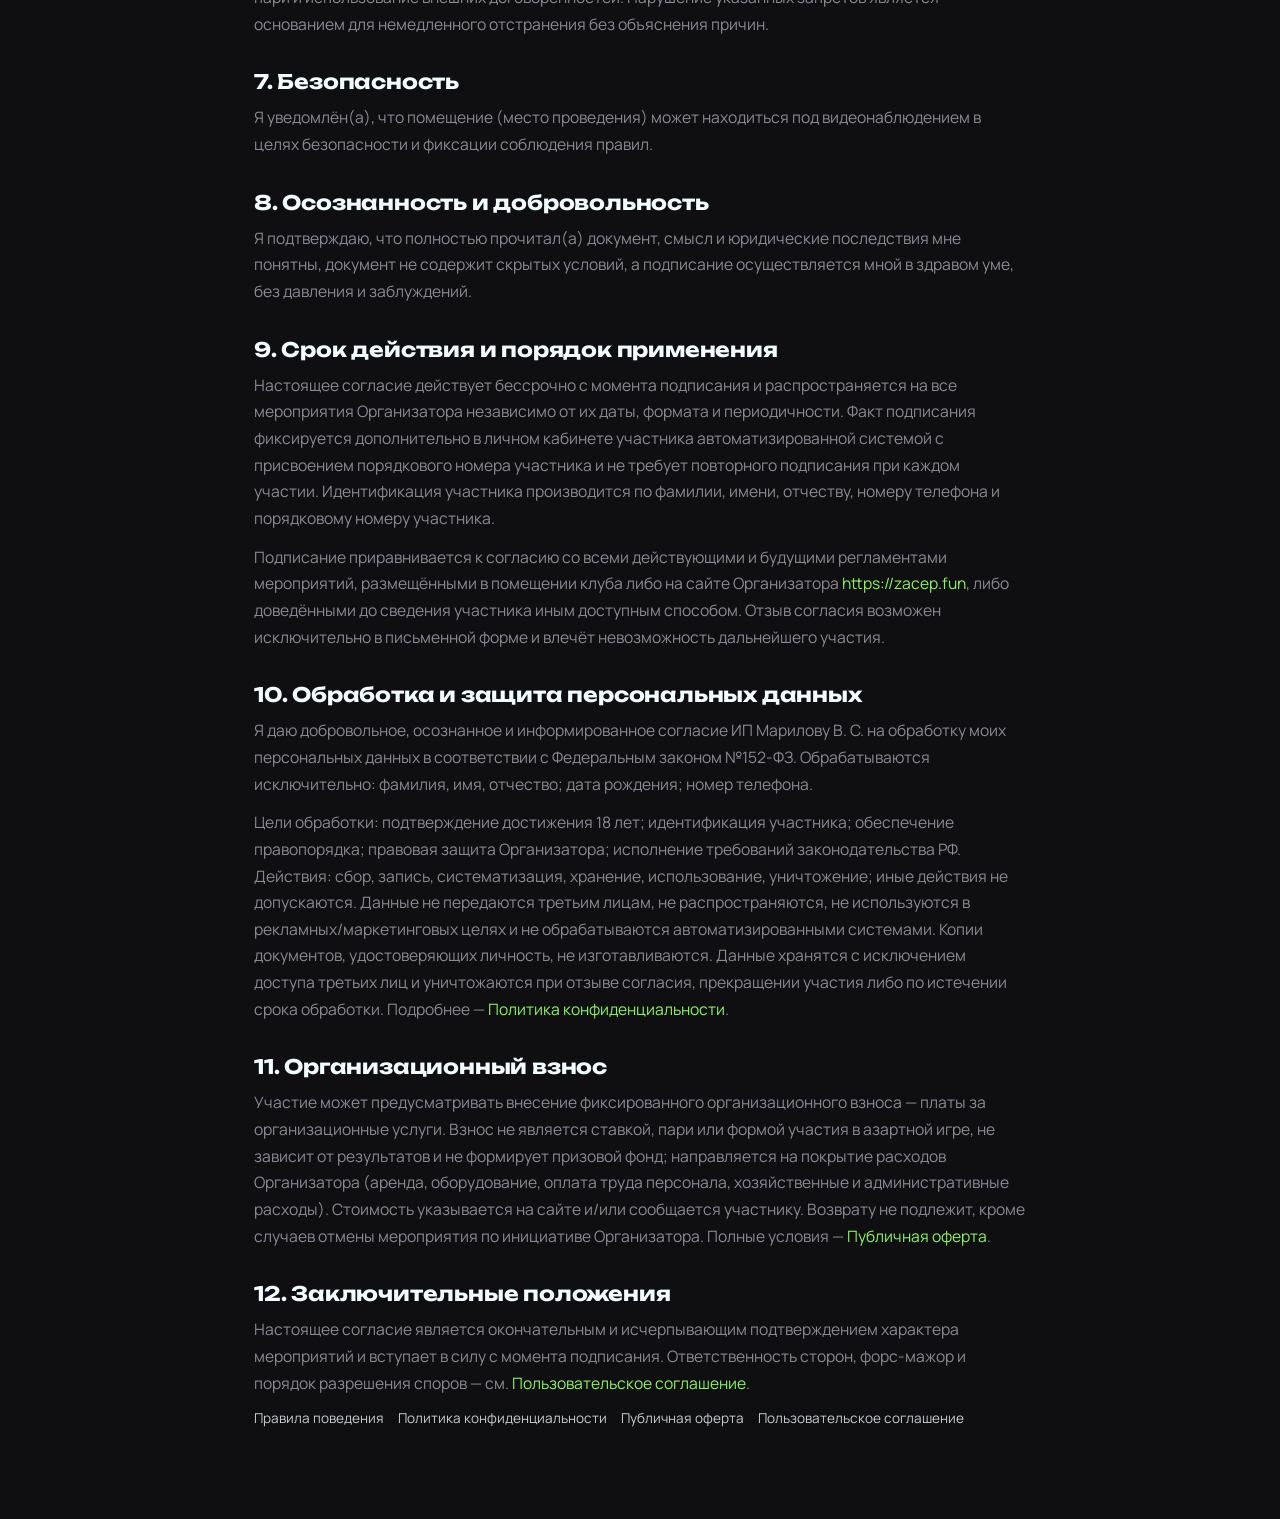
<file: consent.html>
<!DOCTYPE html>
<html lang="ru">
<head>
  <meta charset="UTF-8" />
  <meta name="viewport" content="width=device-width, initial-scale=1.0" />
  <title>Согласие участника — Зацеп имеется</title>
  <meta name="robots" content="noindex" />
  <link rel="icon" type="image/png" href="assets/img/favicon.png" />
  <link rel="preconnect" href="https://fonts.googleapis.com" />
  <link rel="preconnect" href="https://fonts.gstatic.com" crossorigin />
  <link href="https://fonts.googleapis.com/css2?family=Manrope:wght@400;500;600;700&family=Unbounded:wght@500;600;700;800&display=swap" rel="stylesheet" />
  <link rel="stylesheet" href="assets/css/style.css?v=637" />
</head>
<body>
  <header class="header scrolled">
    <div class="wrap nav">
      <a href="index.html" class="logo"><img class="logo-mark" src="assets/img/logo-mark.png" alt="Зацеп имеется" /><span>Зацеп <span class="accent">имеется</span></span></a>
      <a href="index.html" class="btn btn-ghost btn-sm">← На сайт</a>
    </div>
  </header>

  <main class="legal-page">
    <a href="index.html" class="back">← Вернуться на главную</a>
    <h1>Согласие участника</h1>
    <div class="updated">С правилами некоммерческих клубных интеллектуально-соревновательных мероприятий · г. Тюмень</div>

    <p>Я настоящим подтверждаю, что добровольно, осознанно и без какого-либо принуждения принимаю условия участия в клубных интеллектуально-соревновательных мероприятиях (далее — мероприятия), проводимых Индивидуальным предпринимателем <b>Мариловым Вячеславом Сергеевичем</b> (ИНН 723006010718, ОГРНИП 326723200057261), на месте осуществления деятельности (далее — «Организатор»). Правила участия изложены в <a href="rules.html" style="color:var(--accent);">Приложении №1 (Правила поведения)</a>.</p>

    <h2>1. Правовая природа мероприятий</h2>
    <p>Мне разъяснено и понятно, что проводимые мероприятия <b>не являются</b> азартными играми, пари, лотереями, конкурсами с призами, соревнованиями за вознаграждение, не связаны с риском утраты денежных средств и не предполагают получения имущественной или экономической выгоды.</p>
    <p>Мероприятия представляют собой некоммерческую форму интеллектуального досуга, основанную на правилах логической настольной игры, используемой исключительно как модель соревнования, без финансового содержания. Используемые игровые элементы (карты, фишки, жетоны, очки, рейтинги) не имеют денежной стоимости, не являются суррогатом денег, не подлежат обмену и не могут быть использованы вне рамок мероприятия.</p>

    <h2>2. Отказ от денежных и имущественных элементов</h2>
    <p>В рамках мероприятий категорически отсутствуют: ставки, бай-ины, кэш, взносы, зависящие от результата, призовые фонды, выплаты, компенсации, имущественные выигрыши, подарки имущественного характера.</p>
    <p>Я подтверждаю, что не вношу деньги в связи с участием, не передаю деньги другим участникам и не получаю деньги, вещи, услуги или иные блага. Любые символические элементы поощрения (грамоты, таблицы результатов, упоминания) не имеют рыночной стоимости, не подлежат оценке и не создают имущественных прав.</p>

    <h2>3. Исключение доходной деятельности</h2>
    <p>Участие не является источником дохода, не рассматривается мной как способ заработка и не связано с предпринимательской деятельностью. Результаты участия не могут быть монетизированы, не создают обязательств для Организатора и не подлежат обжалованию в части материальных требований.</p>

    <h2>4. Недопустимость альтернативных трактовок</h2>
    <p>Я осознаю, что любая попытка трактовать мероприятия как азартные игры является ошибочной. Никакие устные договорённости, действия третьих лиц или личные ожидания не изменяют правовую природу мероприятий и не создают обязательств для Организатора. Я подтверждаю отсутствие у меня ожиданий выигрыша, вознаграждения или компенсаций любого рода.</p>

    <h2>5. Отказ от претензий</h2>
    <p>Я добровольно и безусловно отказываюсь от каких-либо претензий к Организатору, связанных с результатами мероприятий, отсутствием материального поощрения, субъективным восприятием правил и действиями других участников. Подписание настоящего документа исключает предъявление гражданско-правовых, административных и имущественных требований к Организатору.</p>

    <h2>6. Дисциплина и контроль</h2>
    <p>Мне известно, что в помещении запрещены любые денежные расчёты между участниками, частные пари и использование внешних договорённостей. Нарушение указанных запретов является основанием для немедленного отстранения без объяснения причин.</p>

    <h2>7. Безопасность</h2>
    <p>Я уведомлён(а), что помещение (место проведения) может находиться под видеонаблюдением в целях безопасности и фиксации соблюдения правил.</p>

    <h2>8. Осознанность и добровольность</h2>
    <p>Я подтверждаю, что полностью прочитал(а) документ, смысл и юридические последствия мне понятны, документ не содержит скрытых условий, а подписание осуществляется мной в здравом уме, без давления и заблуждений.</p>

    <h2>9. Срок действия и порядок применения</h2>
    <p>Настоящее согласие действует бессрочно с момента подписания и распространяется на все мероприятия Организатора независимо от их даты, формата и периодичности. Факт подписания фиксируется дополнительно в личном кабинете участника автоматизированной системой с присвоением порядкового номера участника и не требует повторного подписания при каждом участии. Идентификация участника производится по фамилии, имени, отчеству, номеру телефона и порядковому номеру участника.</p>
    <p>Подписание приравнивается к согласию со всеми действующими и будущими регламентами мероприятий, размещёнными в помещении клуба либо на сайте Организатора <a href="https://zacep.fun/" style="color:var(--accent);">https://zacep.fun</a>, либо доведёнными до сведения участника иным доступным способом. Отзыв согласия возможен исключительно в письменной форме и влечёт невозможность дальнейшего участия.</p>

    <h2>10. Обработка и защита персональных данных</h2>
    <p>Я даю добровольное, осознанное и информированное согласие ИП Марилову В. С. на обработку моих персональных данных в соответствии с Федеральным законом №152-ФЗ. Обрабатываются исключительно: фамилия, имя, отчество; дата рождения; номер телефона.</p>
    <p>Цели обработки: подтверждение достижения 18 лет; идентификация участника; обеспечение правопорядка; правовая защита Организатора; исполнение требований законодательства РФ. Действия: сбор, запись, систематизация, хранение, использование, уничтожение; иные действия не допускаются. Данные не передаются третьим лицам, не распространяются, не используются в рекламных/маркетинговых целях и не обрабатываются автоматизированными системами. Копии документов, удостоверяющих личность, не изготавливаются. Данные хранятся с исключением доступа третьих лиц и уничтожаются при отзыве согласия, прекращении участия либо по истечении срока обработки. Подробнее — <a href="privacy.html" style="color:var(--accent);">Политика конфиденциальности</a>.</p>

    <h2>11. Организационный взнос</h2>
    <p>Участие может предусматривать внесение фиксированного организационного взноса — платы за организационные услуги. Взнос не является ставкой, пари или формой участия в азартной игре, не зависит от результатов и не формирует призовой фонд; направляется на покрытие расходов Организатора (аренда, оборудование, оплата труда персонала, хозяйственные и административные расходы). Стоимость указывается на сайте и/или сообщается участнику. Возврату не подлежит, кроме случаев отмены мероприятия по инициативе Организатора. Полные условия — <a href="offer.html" style="color:var(--accent);">Публичная оферта</a>.</p>

    <h2>12. Заключительные положения</h2>
    <p>Настоящее согласие является окончательным и исчерпывающим подтверждением характера мероприятий и вступает в силу с момента подписания. Ответственность сторон, форс-мажор и порядок разрешения споров — см. <a href="terms.html" style="color:var(--accent);">Пользовательское соглашение</a>.</p>

    <div class="docs-links">
      <a href="rules.html">Правила поведения</a>
      <a href="privacy.html">Политика конфиденциальности</a>
      <a href="offer.html">Публичная оферта</a>
      <a href="terms.html">Пользовательское соглашение</a>
    </div>
  </main>
</body>
</html>
</file>
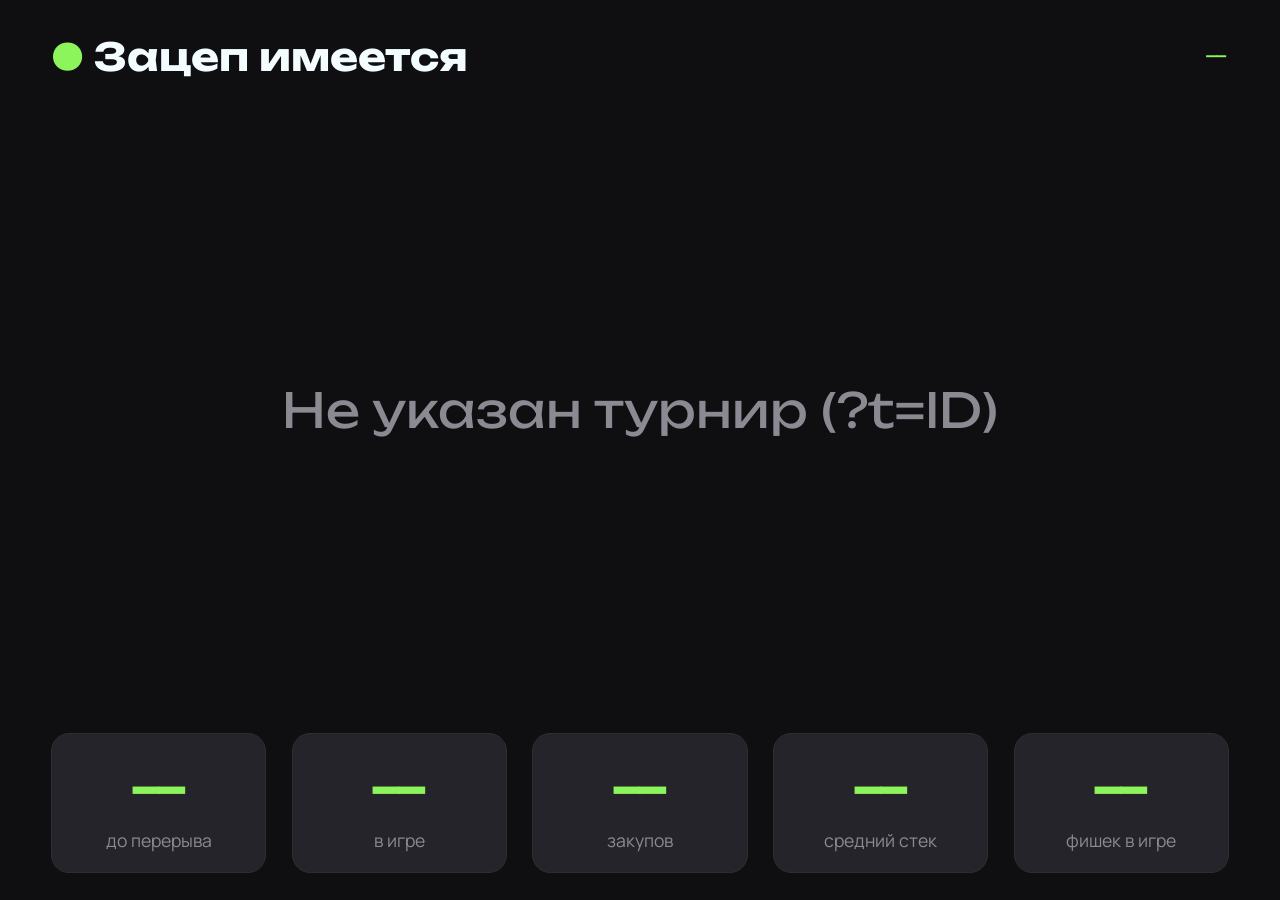
<file: live.html>
<!DOCTYPE html>
<html lang="ru">
<head>
  <meta charset="UTF-8" />
  <meta name="viewport" content="width=device-width, initial-scale=1.0" />
  <title>Табло — Зацеп имеется</title>
  <meta name="robots" content="noindex" />
  <link rel="icon" type="image/png" href="assets/img/favicon.png" />
  <link rel="preconnect" href="https://fonts.googleapis.com" />
  <link rel="preconnect" href="https://fonts.gstatic.com" crossorigin />
  <link href="https://fonts.googleapis.com/css2?family=Manrope:wght@400;500;600;700&family=Unbounded:wght@600;700;800&display=swap" rel="stylesheet" />
  <link rel="stylesheet" href="assets/css/style.css?v=637" />
  <style>
    body { overflow: hidden; }
    .live { min-height: 100vh; display: flex; flex-direction: column; padding: 3vh 4vw; }
    .live-top { display: flex; justify-content: space-between; align-items: center; }
    .live-top .ttl { font-family: var(--font-head); font-weight: 700; font-size: clamp(1.4rem, 3vw, 2.4rem); }
    .live-top .st { font-family: var(--font-head); font-size: clamp(.9rem,1.6vw,1.2rem); color: var(--accent); letter-spacing: .12em; text-transform: uppercase; }
    .live-mid { flex: 1; display: flex; flex-direction: column; align-items: center; justify-content: center; gap: 1.5vh; }
    .lvl { font-family: var(--font-head); font-size: clamp(1rem,2.2vw,1.6rem); color: var(--muted); letter-spacing: .1em; text-transform: uppercase; }
    .timer { font-family: var(--font-head); font-weight: 800; font-size: clamp(5rem, 22vw, 18rem); line-height: .9; color: var(--accent); text-shadow: 0 0 60px rgba(140,245,91,.35); }
    .timer.paused { color: var(--muted); animation: blink 1.4s steps(1) infinite; }
    @keyframes blink { 50% { opacity: .4; } }
    .blinds { font-family: var(--font-head); font-weight: 700; font-size: clamp(2rem, 7vw, 5.5rem); }
    .blinds small { color: var(--muted); font-size: .4em; font-weight: 600; }
    .nextb { font-family: var(--font-head); font-size: clamp(1rem,2.4vw,1.8rem); color: var(--muted); }
    .live-bot { display: grid; grid-template-columns: repeat(5,1fr); gap: 2vw; }
    .lt { background: var(--surface); border: 1px solid var(--line); border-radius: var(--radius); padding: 2vh 1.5vw; text-align: center; }
    .lt .n { font-family: var(--font-head); font-weight: 700; font-size: clamp(1.6rem,4vw,3rem); color: var(--accent); }
    .lt .l { color: var(--muted); font-size: clamp(.8rem,1.4vw,1.1rem); }
    .break-big { font-family: var(--font-head); font-weight: 800; font-size: clamp(2.5rem,9vw,7rem); color: var(--accent); letter-spacing: .05em; }
    .idle { color: var(--muted); font-family: var(--font-head); font-size: clamp(1.5rem,4vw,3rem); text-align:center; }
    .payouts { margin-top: 2.2vh; text-align: center; max-width: 94vw; }
    .payouts .pl { display:block; color: var(--muted); font-size: clamp(.75rem,1.5vw,1.1rem); text-transform: uppercase; letter-spacing:.12em; margin-bottom: 1vh; }
    .payouts .pr { font-family: var(--font-head); font-weight:700; font-size: clamp(1rem,2.6vw,2rem); display:flex; flex-wrap:wrap; justify-content:center; gap:.5vh 1.4vw; }
    .payouts .pr span { white-space:nowrap; }
    .payouts .pr b { color: var(--accent); margin-right:.3em; }
    @media (max-width:700px){ .live-bot{ grid-template-columns:repeat(2,1fr); } }
  </style>
</head>
<body>
  <div class="live">
    <div class="live-top">
      <div class="ttl"><span class="accent">●</span> <span id="ttl">Зацеп имеется</span></div>
      <div class="st" id="st">—</div>
    </div>
    <div class="live-mid" id="mid"><div class="idle">Загрузка…</div></div>
    <div class="live-bot">
      <div class="lt"><div class="n" id="mBreak">—</div><div class="l">до перерыва</div></div>
      <div class="lt"><div class="n" id="mActive">—</div><div class="l">в игре</div></div>
      <div class="lt"><div class="n" id="mEntries">—</div><div class="l">закупов</div></div>
      <div class="lt"><div class="n" id="mAvg">—</div><div class="l">средний стек</div></div>
      <div class="lt"><div class="n" id="mChips">—</div><div class="l">фишек в игре</div></div>
    </div>
  </div>
  <script src="assets/js/live.js?v=644"></script>
</body>
</html>
</file>
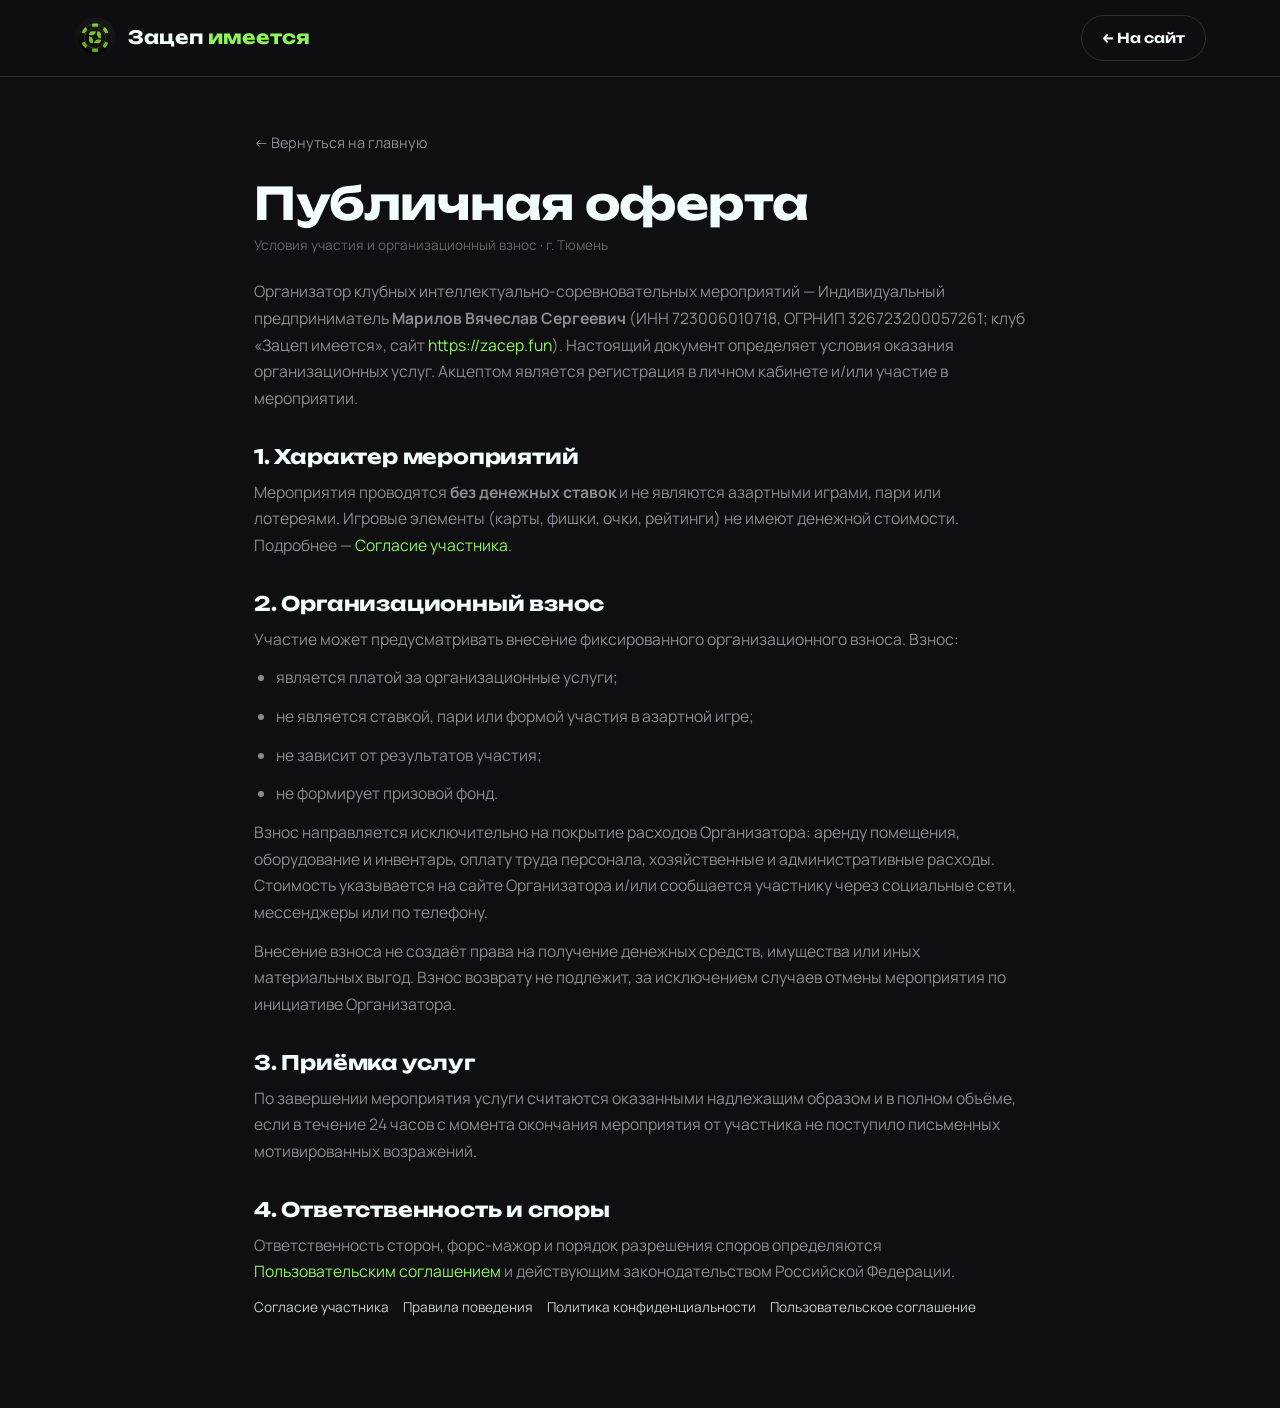
<file: offer.html>
<!DOCTYPE html>
<html lang="ru">
<head>
  <meta charset="UTF-8" />
  <meta name="viewport" content="width=device-width, initial-scale=1.0" />
  <title>Публичная оферта — Зацеп имеется</title>
  <meta name="robots" content="noindex" />
  <link rel="icon" type="image/png" href="assets/img/favicon.png" />
  <link rel="preconnect" href="https://fonts.googleapis.com" />
  <link rel="preconnect" href="https://fonts.gstatic.com" crossorigin />
  <link href="https://fonts.googleapis.com/css2?family=Manrope:wght@400;500;600;700&family=Unbounded:wght@500;600;700;800&display=swap" rel="stylesheet" />
  <link rel="stylesheet" href="assets/css/style.css?v=637" />
</head>
<body>
  <header class="header scrolled">
    <div class="wrap nav">
      <a href="index.html" class="logo"><img class="logo-mark" src="assets/img/logo-mark.png" alt="Зацеп имеется" /><span>Зацеп <span class="accent">имеется</span></span></a>
      <a href="index.html" class="btn btn-ghost btn-sm">← На сайт</a>
    </div>
  </header>

  <main class="legal-page">
    <a href="index.html" class="back">← Вернуться на главную</a>
    <h1>Публичная оферта</h1>
    <div class="updated">Условия участия и организационный взнос · г. Тюмень</div>

    <p>Организатор клубных интеллектуально-соревновательных мероприятий — Индивидуальный предприниматель <b>Марилов Вячеслав Сергеевич</b> (ИНН 723006010718, ОГРНИП 326723200057261; клуб «Зацеп имеется», сайт <a href="https://zacep.fun/" style="color:var(--accent);">https://zacep.fun</a>). Настоящий документ определяет условия оказания организационных услуг. Акцептом является регистрация в личном кабинете и/или участие в мероприятии.</p>

    <h2>1. Характер мероприятий</h2>
    <p>Мероприятия проводятся <b>без денежных ставок</b> и не являются азартными играми, пари или лотереями. Игровые элементы (карты, фишки, очки, рейтинги) не имеют денежной стоимости. Подробнее — <a href="consent.html" style="color:var(--accent);">Согласие участника</a>.</p>

    <h2>2. Организационный взнос</h2>
    <p>Участие может предусматривать внесение фиксированного организационного взноса. Взнос:</p>
    <ul>
      <li>является платой за организационные услуги;</li>
      <li>не является ставкой, пари или формой участия в азартной игре;</li>
      <li>не зависит от результатов участия;</li>
      <li>не формирует призовой фонд.</li>
    </ul>
    <p>Взнос направляется исключительно на покрытие расходов Организатора: аренду помещения, оборудование и инвентарь, оплату труда персонала, хозяйственные и административные расходы. Стоимость указывается на сайте Организатора и/или сообщается участнику через социальные сети, мессенджеры или по телефону.</p>
    <p>Внесение взноса не создаёт права на получение денежных средств, имущества или иных материальных выгод. Взнос возврату не подлежит, за исключением случаев отмены мероприятия по инициативе Организатора.</p>

    <h2>3. Приёмка услуг</h2>
    <p>По завершении мероприятия услуги считаются оказанными надлежащим образом и в полном объёме, если в течение 24 часов с момента окончания мероприятия от участника не поступило письменных мотивированных возражений.</p>

    <h2>4. Ответственность и споры</h2>
    <p>Ответственность сторон, форс-мажор и порядок разрешения споров определяются <a href="terms.html" style="color:var(--accent);">Пользовательским соглашением</a> и действующим законодательством Российской Федерации.</p>

    <div class="docs-links">
      <a href="consent.html">Согласие участника</a>
      <a href="rules.html">Правила поведения</a>
      <a href="privacy.html">Политика конфиденциальности</a>
      <a href="terms.html">Пользовательское соглашение</a>
    </div>
  </main>
</body>
</html>
</file>
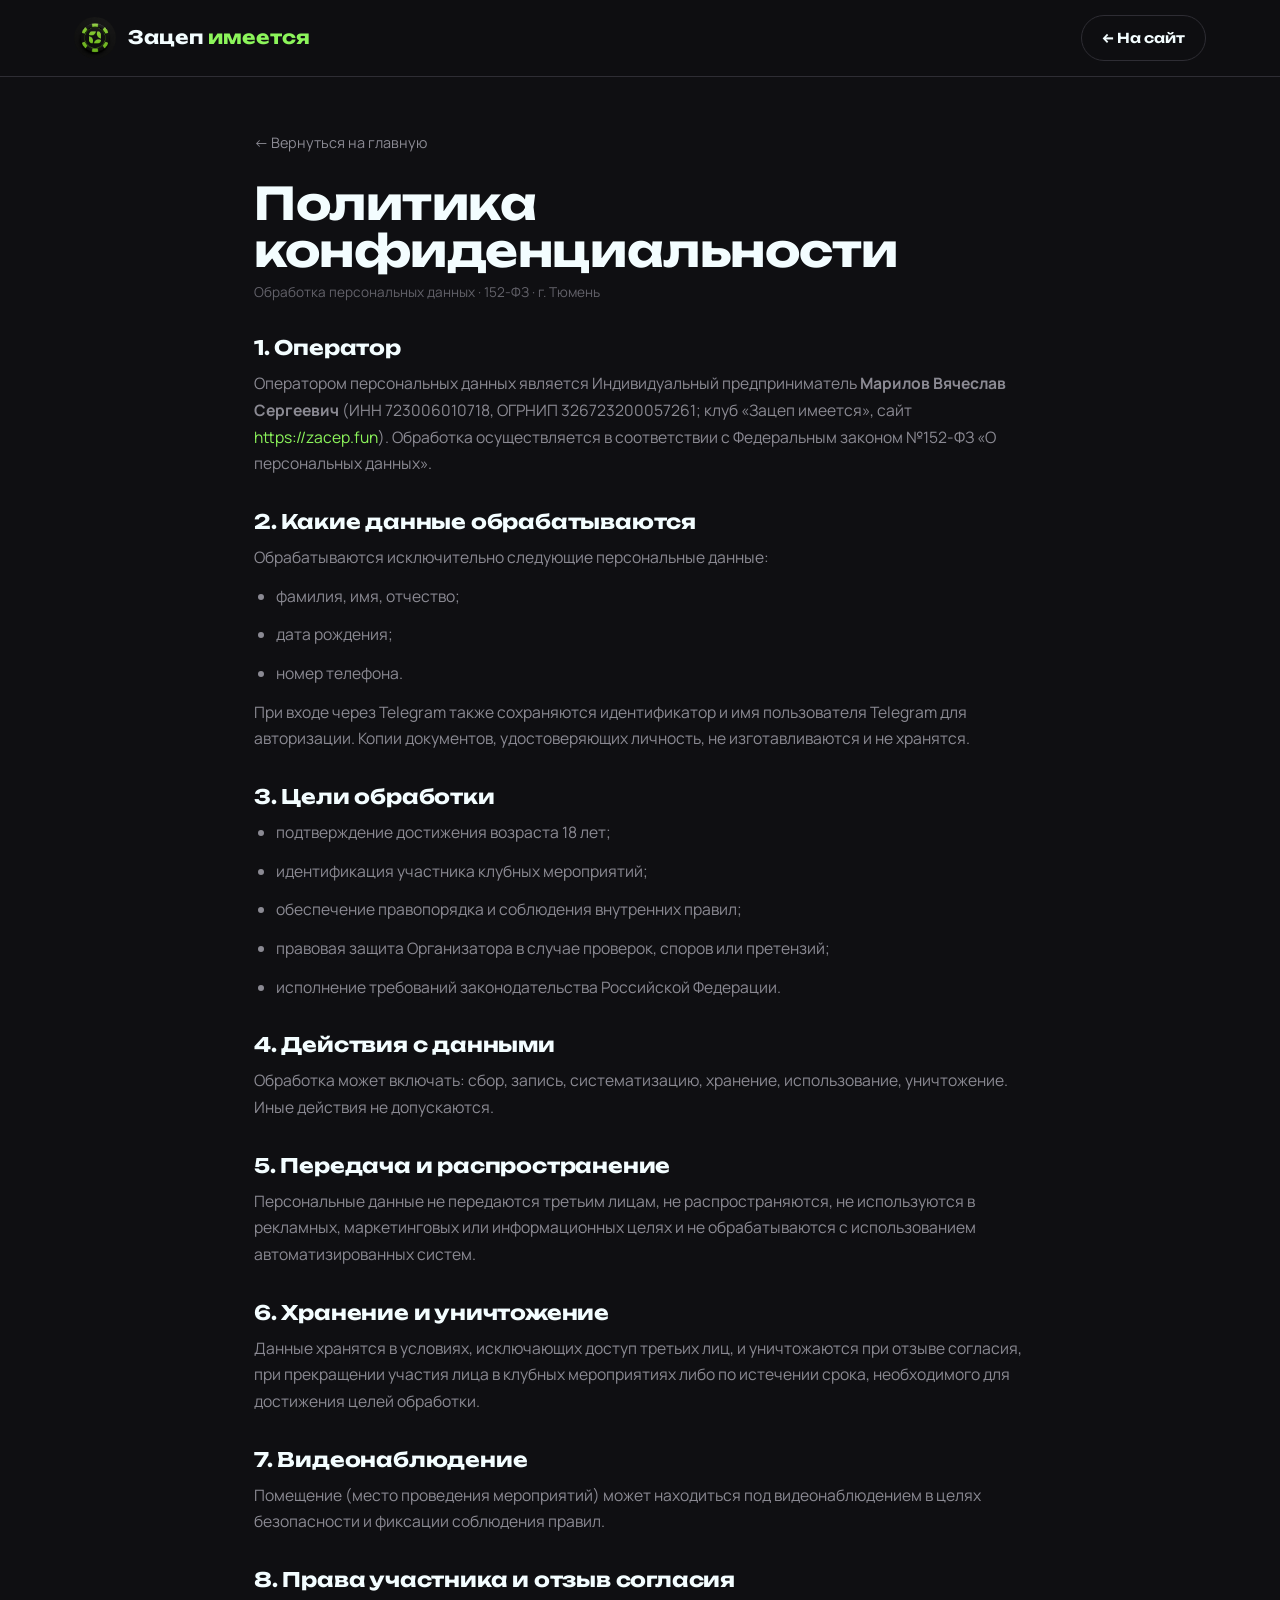
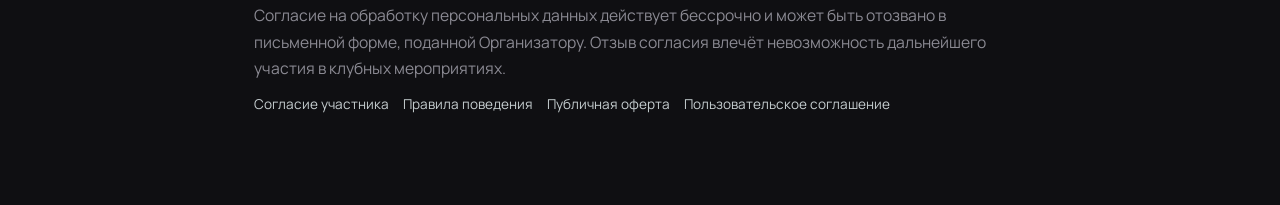
<file: privacy.html>
<!DOCTYPE html>
<html lang="ru">
<head>
  <meta charset="UTF-8" />
  <meta name="viewport" content="width=device-width, initial-scale=1.0" />
  <title>Политика конфиденциальности — Зацеп имеется</title>
  <meta name="robots" content="noindex" />
  <link rel="icon" type="image/png" href="assets/img/favicon.png" />
  <link rel="preconnect" href="https://fonts.googleapis.com" />
  <link rel="preconnect" href="https://fonts.gstatic.com" crossorigin />
  <link href="https://fonts.googleapis.com/css2?family=Manrope:wght@400;500;600;700&family=Unbounded:wght@500;600;700;800&display=swap" rel="stylesheet" />
  <link rel="stylesheet" href="assets/css/style.css?v=637" />
</head>
<body>
  <header class="header scrolled">
    <div class="wrap nav">
      <a href="index.html" class="logo"><img class="logo-mark" src="assets/img/logo-mark.png" alt="Зацеп имеется" /><span>Зацеп <span class="accent">имеется</span></span></a>
      <a href="index.html" class="btn btn-ghost btn-sm">← На сайт</a>
    </div>
  </header>

  <main class="legal-page">
    <a href="index.html" class="back">← Вернуться на главную</a>
    <h1>Политика конфиденциальности</h1>
    <div class="updated">Обработка персональных данных · 152-ФЗ · г. Тюмень</div>

    <h2>1. Оператор</h2>
    <p>Оператором персональных данных является Индивидуальный предприниматель <b>Марилов Вячеслав Сергеевич</b> (ИНН 723006010718, ОГРНИП 326723200057261; клуб «Зацеп имеется», сайт <a href="https://zacep.fun/" style="color:var(--accent);">https://zacep.fun</a>). Обработка осуществляется в соответствии с Федеральным законом №152-ФЗ «О персональных данных».</p>

    <h2>2. Какие данные обрабатываются</h2>
    <p>Обрабатываются исключительно следующие персональные данные:</p>
    <ul>
      <li>фамилия, имя, отчество;</li>
      <li>дата рождения;</li>
      <li>номер телефона.</li>
    </ul>
    <p>При входе через Telegram также сохраняются идентификатор и имя пользователя Telegram для авторизации. Копии документов, удостоверяющих личность, не изготавливаются и не хранятся.</p>

    <h2>3. Цели обработки</h2>
    <ul>
      <li>подтверждение достижения возраста 18 лет;</li>
      <li>идентификация участника клубных мероприятий;</li>
      <li>обеспечение правопорядка и соблюдения внутренних правил;</li>
      <li>правовая защита Организатора в случае проверок, споров или претензий;</li>
      <li>исполнение требований законодательства Российской Федерации.</li>
    </ul>

    <h2>4. Действия с данными</h2>
    <p>Обработка может включать: сбор, запись, систематизацию, хранение, использование, уничтожение. Иные действия не допускаются.</p>

    <h2>5. Передача и распространение</h2>
    <p>Персональные данные не передаются третьим лицам, не распространяются, не используются в рекламных, маркетинговых или информационных целях и не обрабатываются с использованием автоматизированных систем.</p>

    <h2>6. Хранение и уничтожение</h2>
    <p>Данные хранятся в условиях, исключающих доступ третьих лиц, и уничтожаются при отзыве согласия, при прекращении участия лица в клубных мероприятиях либо по истечении срока, необходимого для достижения целей обработки.</p>

    <h2>7. Видеонаблюдение</h2>
    <p>Помещение (место проведения мероприятий) может находиться под видеонаблюдением в целях безопасности и фиксации соблюдения правил.</p>

    <h2>8. Права участника и отзыв согласия</h2>
    <p>Согласие на обработку персональных данных действует бессрочно и может быть отозвано в письменной форме, поданной Организатору. Отзыв согласия влечёт невозможность дальнейшего участия в клубных мероприятиях.</p>

    <div class="docs-links">
      <a href="consent.html">Согласие участника</a>
      <a href="rules.html">Правила поведения</a>
      <a href="offer.html">Публичная оферта</a>
      <a href="terms.html">Пользовательское соглашение</a>
    </div>
  </main>
</body>
</html>
</file>
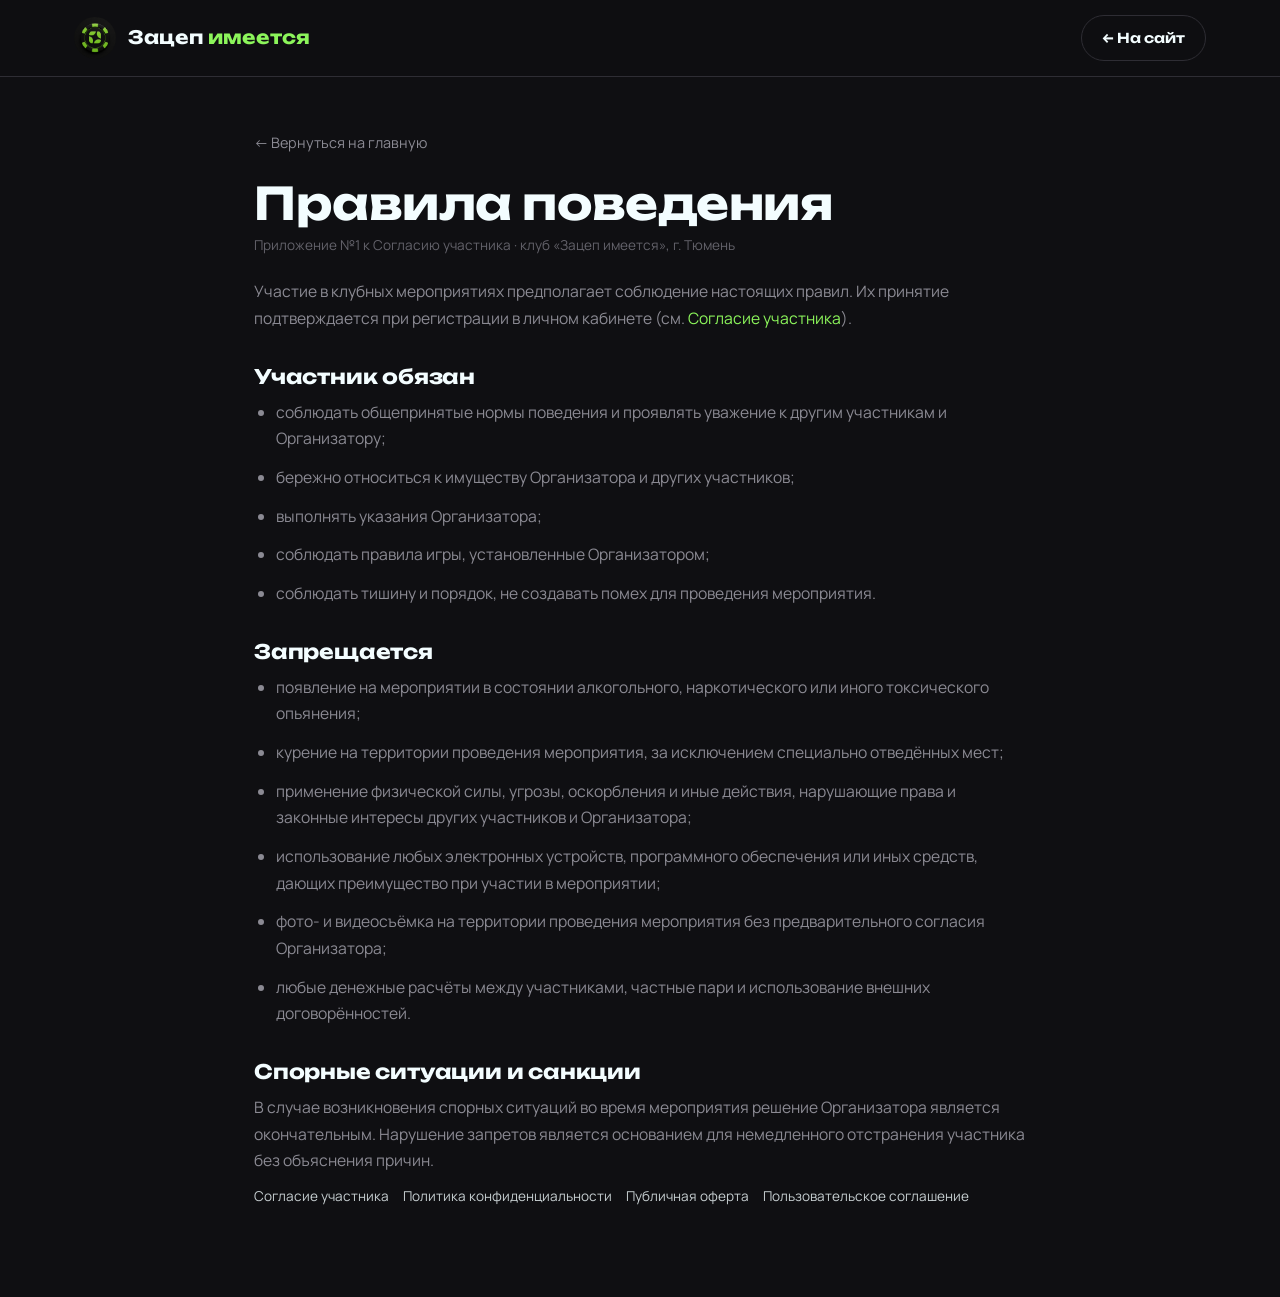
<file: rules.html>
<!DOCTYPE html>
<html lang="ru">
<head>
  <meta charset="UTF-8" />
  <meta name="viewport" content="width=device-width, initial-scale=1.0" />
  <title>Правила клуба — Зацеп имеется</title>
  <meta name="robots" content="noindex" />
  <link rel="icon" type="image/png" href="assets/img/favicon.png" />
  <link rel="preconnect" href="https://fonts.googleapis.com" />
  <link rel="preconnect" href="https://fonts.gstatic.com" crossorigin />
  <link href="https://fonts.googleapis.com/css2?family=Manrope:wght@400;500;600;700&family=Unbounded:wght@500;600;700;800&display=swap" rel="stylesheet" />
  <link rel="stylesheet" href="assets/css/style.css?v=637" />
</head>
<body>
  <header class="header scrolled">
    <div class="wrap nav">
      <a href="index.html" class="logo"><img class="logo-mark" src="assets/img/logo-mark.png" alt="Зацеп имеется" /><span>Зацеп <span class="accent">имеется</span></span></a>
      <a href="index.html" class="btn btn-ghost btn-sm">← На сайт</a>
    </div>
  </header>

  <main class="legal-page">
    <a href="index.html" class="back">← Вернуться на главную</a>
    <h1>Правила поведения</h1>
    <div class="updated">Приложение №1 к Согласию участника · клуб «Зацеп имеется», г. Тюмень</div>

    <p>Участие в клубных мероприятиях предполагает соблюдение настоящих правил. Их принятие подтверждается при регистрации в личном кабинете (см. <a href="consent.html" style="color:var(--accent);">Согласие участника</a>).</p>

    <h2>Участник обязан</h2>
    <ul>
      <li>соблюдать общепринятые нормы поведения и проявлять уважение к другим участникам и Организатору;</li>
      <li>бережно относиться к имуществу Организатора и других участников;</li>
      <li>выполнять указания Организатора;</li>
      <li>соблюдать правила игры, установленные Организатором;</li>
      <li>соблюдать тишину и порядок, не создавать помех для проведения мероприятия.</li>
    </ul>

    <h2>Запрещается</h2>
    <ul>
      <li>появление на мероприятии в состоянии алкогольного, наркотического или иного токсического опьянения;</li>
      <li>курение на территории проведения мероприятия, за исключением специально отведённых мест;</li>
      <li>применение физической силы, угрозы, оскорбления и иные действия, нарушающие права и законные интересы других участников и Организатора;</li>
      <li>использование любых электронных устройств, программного обеспечения или иных средств, дающих преимущество при участии в мероприятии;</li>
      <li>фото- и видеосъёмка на территории проведения мероприятия без предварительного согласия Организатора;</li>
      <li>любые денежные расчёты между участниками, частные пари и использование внешних договорённостей.</li>
    </ul>

    <h2>Спорные ситуации и санкции</h2>
    <p>В случае возникновения спорных ситуаций во время мероприятия решение Организатора является окончательным. Нарушение запретов является основанием для немедленного отстранения участника без объяснения причин.</p>

    <div class="docs-links">
      <a href="consent.html">Согласие участника</a>
      <a href="privacy.html">Политика конфиденциальности</a>
      <a href="offer.html">Публичная оферта</a>
      <a href="terms.html">Пользовательское соглашение</a>
    </div>
  </main>
</body>
</html>
</file>
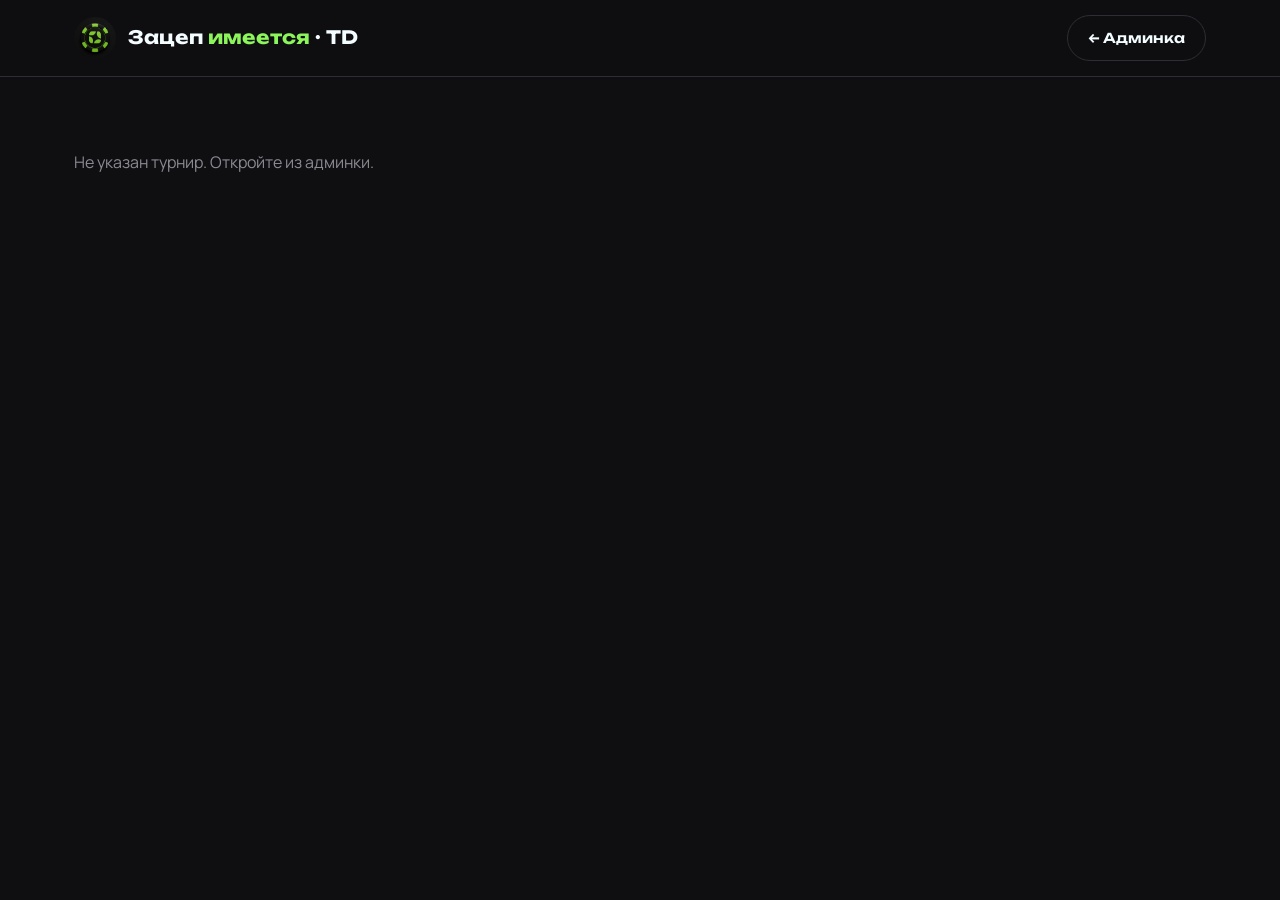
<file: td.html>
<!DOCTYPE html>
<html lang="ru">
<head>
  <meta charset="UTF-8" />
  <meta name="viewport" content="width=device-width, initial-scale=1.0" />
  <title>Управление турниром — Зацеп имеется</title>
  <meta name="robots" content="noindex" />
  <link rel="icon" type="image/png" href="assets/img/favicon.png" />
  <link rel="preconnect" href="https://fonts.googleapis.com" />
  <link rel="preconnect" href="https://fonts.gstatic.com" crossorigin />
  <link href="https://fonts.googleapis.com/css2?family=Manrope:wght@400;500;600;700&family=Unbounded:wght@500;600;700;800&display=swap" rel="stylesheet" />
  <link rel="stylesheet" href="assets/css/style.css?v=637" />
</head>
<body>
  <header class="header scrolled">
    <div class="wrap nav">
      <a href="admin.html" class="logo">
        <img class="logo-mark" src="assets/img/logo-mark.png" alt="Зацеп имеется" />
        <span>Зацеп <span class="accent">имеется</span> · TD</span>
      </a>
      <a href="admin.html" class="btn btn-ghost btn-sm">← Админка</a>
    </div>
  </header>
  <main class="admin-wrap wrap" id="root"><p class="muted" style="padding-top:40px;">Загрузка…</p></main>
  <script src="assets/js/mask.js?v=638"></script>
  <script src="assets/js/td.js?v=642"></script>
</body>
</html>
</file>
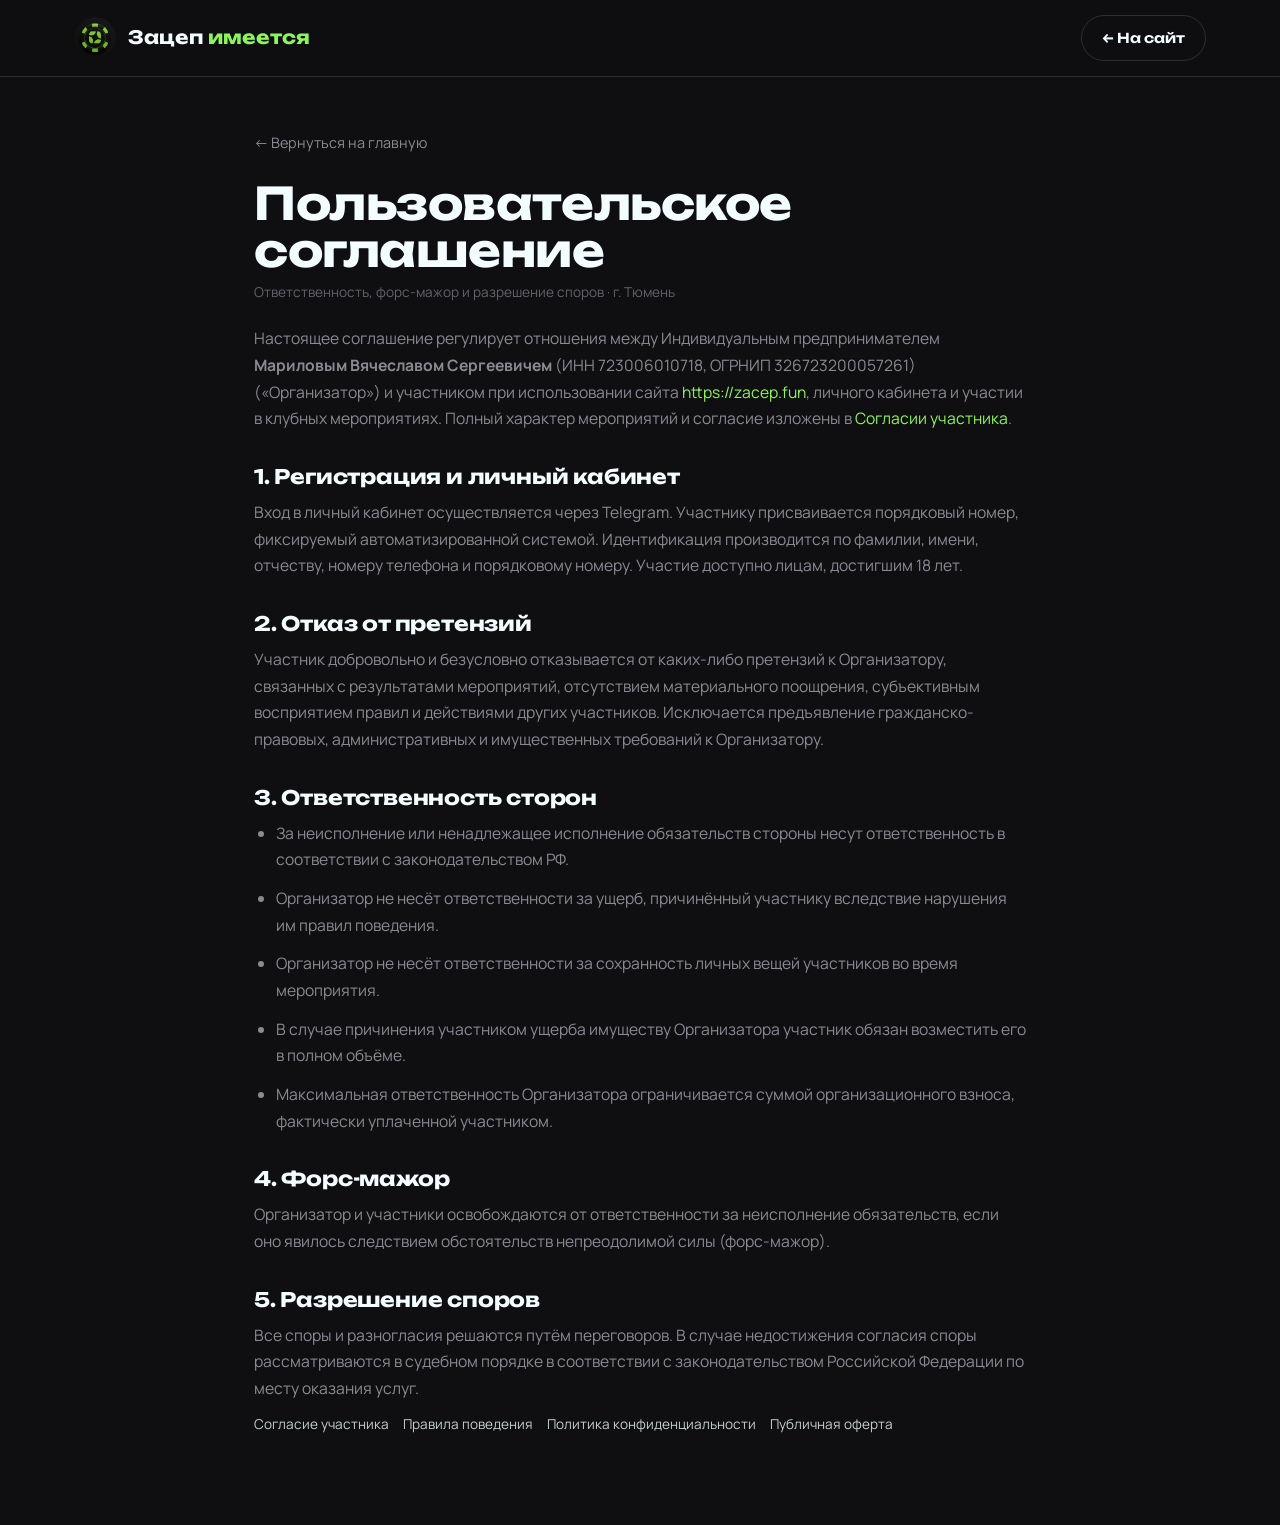
<file: terms.html>
<!DOCTYPE html>
<html lang="ru">
<head>
  <meta charset="UTF-8" />
  <meta name="viewport" content="width=device-width, initial-scale=1.0" />
  <title>Пользовательское соглашение — Зацеп имеется</title>
  <meta name="robots" content="noindex" />
  <link rel="icon" type="image/png" href="assets/img/favicon.png" />
  <link rel="preconnect" href="https://fonts.googleapis.com" />
  <link rel="preconnect" href="https://fonts.gstatic.com" crossorigin />
  <link href="https://fonts.googleapis.com/css2?family=Manrope:wght@400;500;600;700&family=Unbounded:wght@500;600;700;800&display=swap" rel="stylesheet" />
  <link rel="stylesheet" href="assets/css/style.css?v=637" />
</head>
<body>
  <header class="header scrolled">
    <div class="wrap nav">
      <a href="index.html" class="logo"><img class="logo-mark" src="assets/img/logo-mark.png" alt="Зацеп имеется" /><span>Зацеп <span class="accent">имеется</span></span></a>
      <a href="index.html" class="btn btn-ghost btn-sm">← На сайт</a>
    </div>
  </header>

  <main class="legal-page">
    <a href="index.html" class="back">← Вернуться на главную</a>
    <h1>Пользовательское соглашение</h1>
    <div class="updated">Ответственность, форс-мажор и разрешение споров · г. Тюмень</div>

    <p>Настоящее соглашение регулирует отношения между Индивидуальным предпринимателем <b>Мариловым Вячеславом Сергеевичем</b> (ИНН 723006010718, ОГРНИП 326723200057261) («Организатор») и участником при использовании сайта <a href="https://zacep.fun/" style="color:var(--accent);">https://zacep.fun</a>, личного кабинета и участии в клубных мероприятиях. Полный характер мероприятий и согласие изложены в <a href="consent.html" style="color:var(--accent);">Согласии участника</a>.</p>

    <h2>1. Регистрация и личный кабинет</h2>
    <p>Вход в личный кабинет осуществляется через Telegram. Участнику присваивается порядковый номер, фиксируемый автоматизированной системой. Идентификация производится по фамилии, имени, отчеству, номеру телефона и порядковому номеру. Участие доступно лицам, достигшим 18 лет.</p>

    <h2>2. Отказ от претензий</h2>
    <p>Участник добровольно и безусловно отказывается от каких-либо претензий к Организатору, связанных с результатами мероприятий, отсутствием материального поощрения, субъективным восприятием правил и действиями других участников. Исключается предъявление гражданско-правовых, административных и имущественных требований к Организатору.</p>

    <h2>3. Ответственность сторон</h2>
    <ul>
      <li>За неисполнение или ненадлежащее исполнение обязательств стороны несут ответственность в соответствии с законодательством РФ.</li>
      <li>Организатор не несёт ответственности за ущерб, причинённый участнику вследствие нарушения им правил поведения.</li>
      <li>Организатор не несёт ответственности за сохранность личных вещей участников во время мероприятия.</li>
      <li>В случае причинения участником ущерба имуществу Организатора участник обязан возместить его в полном объёме.</li>
      <li>Максимальная ответственность Организатора ограничивается суммой организационного взноса, фактически уплаченной участником.</li>
    </ul>

    <h2>4. Форс-мажор</h2>
    <p>Организатор и участники освобождаются от ответственности за неисполнение обязательств, если оно явилось следствием обстоятельств непреодолимой силы (форс-мажор).</p>

    <h2>5. Разрешение споров</h2>
    <p>Все споры и разногласия решаются путём переговоров. В случае недостижения согласия споры рассматриваются в судебном порядке в соответствии с законодательством Российской Федерации по месту оказания услуг.</p>

    <div class="docs-links">
      <a href="consent.html">Согласие участника</a>
      <a href="rules.html">Правила поведения</a>
      <a href="privacy.html">Политика конфиденциальности</a>
      <a href="offer.html">Публичная оферта</a>
    </div>
  </main>
</body>
</html>
</file>
<file: assets/css/style.css>
/* ========= Зацеп имеется — brand styles =========
   Палитра взята из shodka.fun:
   accent #8cf55b · deep #067644 · base #131316 · surface #25242a/#37363d
   text #f3fdff · muted #63626a
================================================== */

:root {
  --bg:        #0f0f12;
  --bg-2:      #131316;
  --surface:   #25242a;
  --surface-2: #37363d;
  --line:      #2e2d34;
  --text:      #f3fdff;
  --muted:     #8b8a93;
  --muted-2:   #63626a;
  --accent:    #8cf55b;
  --accent-deep: #067644;
  --accent-soft: rgba(140, 245, 91, .14);
  --danger:    #ff5c5c;
  --gold:      #ffd166;

  --radius:    18px;
  --radius-sm: 12px;
  --maxw:      1180px;
  --shadow:    0 24px 60px -20px rgba(0,0,0,.7);
  --shadow-accent: 0 16px 40px -12px rgba(140,245,91,.35);

  --font-head: "Unbounded", system-ui, sans-serif;
  --font-body: "Manrope", system-ui, -apple-system, sans-serif;
}

* { box-sizing: border-box; margin: 0; padding: 0; }
[hidden] { display: none !important; }
html { scroll-behavior: smooth; }
body {
  font-family: var(--font-body);
  background: var(--bg);
  color: var(--text);
  line-height: 1.55;
  -webkit-font-smoothing: antialiased;
  overflow-x: hidden;
}
a { color: inherit; text-decoration: none; }
img { max-width: 100%; display: block; }
ul { list-style: none; }

.wrap { max-width: var(--maxw); margin: 0 auto; padding: 0 24px; }
section { padding: 96px 0; position: relative; }

/* ---------- Typography ---------- */
h1, h2, h3, .h { font-family: var(--font-head); font-weight: 700; line-height: 1.05; letter-spacing: -.01em; }
h1 { font-size: clamp(2.6rem, 6vw, 5rem); }
h2 { font-size: clamp(2rem, 4vw, 3.2rem); }
h3 { font-size: 1.25rem; }
.accent { color: var(--accent); }
.muted { color: var(--muted); }
.eyebrow {
  font-family: var(--font-head);
  font-size: .8rem; font-weight: 600;
  letter-spacing: .22em; text-transform: uppercase;
  color: var(--accent);
  display: inline-flex; align-items: center; gap: 10px;
}
.eyebrow::before { content: ""; width: 28px; height: 2px; background: var(--accent); }

.section-head { max-width: 640px; margin-bottom: 48px; }
.section-head h2 { margin: 16px 0 12px; }
.section-head p { color: var(--muted); font-size: 1.05rem; }

/* ---------- Buttons ---------- */
.btn {
  display: inline-flex; align-items: center; justify-content: center; gap: 10px;
  padding: 15px 28px; border-radius: 999px;
  font-family: var(--font-head); font-weight: 600; font-size: .95rem;
  cursor: pointer; border: 1px solid transparent; transition: .2s ease; white-space: nowrap;
}
.btn-primary { background: var(--accent); color: #0b1407; box-shadow: var(--shadow-accent); }
.btn-primary:hover { transform: translateY(-2px); filter: brightness(1.05); }
.btn-ghost { background: transparent; color: var(--text); border-color: var(--line); }
.btn-ghost:hover { border-color: var(--accent); color: var(--accent); }
.btn-sm { padding: 11px 20px; font-size: .85rem; }
.btn-block { width: 100%; }

/* ---------- Header ---------- */
.header {
  position: fixed; top: 0; left: 0; right: 0; z-index: 100;
  transition: .3s ease; border-bottom: 1px solid transparent;
}
.header.scrolled {
  background: rgba(15,15,18,.82); backdrop-filter: blur(14px);
  border-bottom-color: var(--line);
}
.nav { display: flex; align-items: center; justify-content: space-between; height: 76px; }
.logo { display: flex; align-items: center; gap: 12px; font-family: var(--font-head); font-weight: 700; font-size: 1.15rem; }
.logo-mark { width: 42px; height: 42px; border-radius: 50%; display: block; }
.logo-mark.txt {
  border-radius: 11px; background: var(--accent); color: #0b1407;
  display: grid; place-items: center; font-size: 1.4rem; font-weight: 800;
  box-shadow: var(--shadow-accent);
}
.logo span.accent { color: var(--accent); }
.nav-links { display: flex; align-items: center; gap: 34px; }
.nav-links a { font-size: .92rem; color: var(--muted); transition: .2s; font-weight: 500; }
.nav-links a:hover { color: var(--text); }
.nav-links > .btn { display: none; } /* кнопка ЛК в выпадающем меню — только на мобильных */
.nav-actions { display: flex; align-items: center; gap: 14px; }
.burger { display: none; background: none; border: 0; cursor: pointer; flex-direction: column; gap: 5px; padding: 8px; }
.burger span { width: 24px; height: 2px; background: var(--text); transition: .25s; }

/* ---------- Hero ---------- */
.hero { padding: 170px 0 90px; overflow: hidden; }
.hero-grid { display: grid; grid-template-columns: 1.15fr .85fr; gap: 60px; align-items: center; }
.hero .badge {
  display: inline-flex; align-items: center; gap: 8px; margin-bottom: 26px;
  padding: 7px 14px; border: 1px solid var(--line); border-radius: 999px;
  font-size: .8rem; color: var(--muted); background: var(--surface);
}
.hero .badge b { color: var(--accent); }
.hero h1 { margin-bottom: 22px; }
.hero p.lead { font-size: 1.15rem; color: var(--muted); max-width: 480px; margin-bottom: 34px; }
.hero-cta { display: flex; gap: 14px; flex-wrap: wrap; margin-bottom: 44px; }
.hero-stats { display: flex; gap: 40px; flex-wrap: wrap; }
.stat .num { font-family: var(--font-head); font-weight: 700; font-size: 2rem; color: var(--accent); }
.stat .lbl { font-size: .85rem; color: var(--muted); }

.hero-card {
  background: linear-gradient(160deg, var(--surface) 0%, var(--bg-2) 100%);
  border: 1px solid var(--line); border-radius: var(--radius);
  padding: 28px; box-shadow: var(--shadow); position: relative;
}
.hero-card::before {
  content: ""; position: absolute; inset: 0; border-radius: var(--radius);
  background: radial-gradient(380px 200px at 80% -10%, var(--accent-soft), transparent 70%);
  pointer-events: none;
}
.hero-card .hc-top { display: flex; justify-content: space-between; align-items: center; margin-bottom: 22px; }
.hero-card .tag { font-size: .72rem; letter-spacing: .12em; text-transform: uppercase; color: var(--accent); font-family: var(--font-head); }
.chip-live { display: inline-flex; align-items: center; gap: 7px; font-size: .78rem; color: var(--accent); }
.chip-live .dot { width: 8px; height: 8px; border-radius: 50%; background: var(--accent); box-shadow: 0 0 0 0 rgba(140,245,91,.6); animation: pulse 1.8s infinite; }
@keyframes pulse { 0%{box-shadow:0 0 0 0 rgba(140,245,91,.6)} 70%{box-shadow:0 0 0 10px rgba(140,245,91,0)} 100%{box-shadow:0 0 0 0 rgba(140,245,91,0)} }
.lb-row { display: grid; grid-template-columns: 30px 1fr auto; gap: 14px; align-items: center; padding: 12px 0; border-bottom: 1px solid var(--line); }
.lb-row:last-child { border-bottom: 0; }
.lb-rank { font-family: var(--font-head); font-weight: 700; color: var(--muted); }
.lb-row:nth-child(1) .lb-rank, .lb-row.top .lb-rank { color: var(--accent); }
.lb-name { font-weight: 600; font-size: .95rem; }
.lb-pts { font-family: var(--font-head); font-weight: 600; color: var(--accent); font-size: .95rem; }

/* ---------- Marquee ---------- */
.marquee { border-block: 1px solid var(--line); background: var(--bg-2); padding: 0; overflow: hidden; }
.marquee-track { display: flex; gap: 60px; padding: 18px 0; white-space: nowrap; animation: scroll 28s linear infinite; }
.marquee-track span { font-family: var(--font-head); font-weight: 600; color: var(--muted-2); font-size: 1.1rem; display: inline-flex; gap: 60px; }
.marquee-track span::after { content: "♠"; color: var(--accent); }
@keyframes scroll { to { transform: translateX(-50%); } }

/* ---------- Tournaments ---------- */
.tour-grid { display: grid; grid-template-columns: repeat(3, 1fr); gap: 22px; }
.tcard {
  background: var(--surface); border: 1px solid var(--line); border-radius: var(--radius);
  padding: 26px; transition: .25s; position: relative; overflow: hidden;
}
.tcard:hover { transform: translateY(-4px); border-color: var(--accent); }
.tcard .ribbon {
  position: absolute; top: 20px; right: -34px; transform: rotate(45deg);
  background: var(--accent); color: #0b1407; font-size: .68rem; font-weight: 700;
  font-family: var(--font-head); padding: 4px 40px; letter-spacing: .06em;
}
.tcard .date { font-family: var(--font-head); color: var(--accent); font-size: .82rem; font-weight: 600; letter-spacing: .04em; }
.tcard h3 { margin: 10px 0 6px; }
.tcard .fmt { color: var(--muted); font-size: .88rem; margin-bottom: 20px; }
.tcard .meta { display: flex; flex-direction: column; gap: 10px; margin-bottom: 22px; }
.tcard .meta div { display: flex; justify-content: space-between; font-size: .9rem; border-bottom: 1px dashed var(--line); padding-bottom: 9px; }
.tcard .meta span:first-child { color: var(--muted); padding-right: 10px; }
.tcard .meta b { font-weight: 600; white-space: nowrap; }
.tcard .date { padding-right: 56px; } /* не залезать под ribbon */
/* авто-сетка карточек: адаптируется к числу и ширине, на мобиле — 1 колонка */
.cards-auto { display: grid; grid-template-columns: repeat(auto-fit, minmax(270px, 1fr)); gap: 22px; }

/* ---------- Formats ---------- */
.fmt-grid { display: grid; grid-template-columns: repeat(3, 1fr); gap: 22px; }
.fcard { background: var(--surface); border: 1px solid var(--line); border-radius: var(--radius); padding: 30px; transition: .25s; }
.fcard:hover { border-color: var(--accent); background: var(--surface-2); }
.fcard .ico { width: 54px; height: 54px; border-radius: 14px; background: var(--accent-soft); color: var(--accent); display: grid; place-items: center; font-size: 1.6rem; margin-bottom: 18px; }
.fcard h3 { margin-bottom: 10px; }
.fcard p { color: var(--muted); font-size: .94rem; }

/* ---------- Leaderboard section ---------- */
.lb-wrap { background: var(--surface); border: 1px solid var(--line); border-radius: var(--radius); overflow: hidden; }
.lb-tabs { display: flex; gap: 8px; padding: 18px 24px; border-bottom: 1px solid var(--line); flex-wrap: wrap; }
.lb-tab { padding: 9px 18px; border-radius: 999px; font-size: .85rem; font-family: var(--font-head); font-weight: 500; color: var(--muted); cursor: pointer; border: 1px solid transparent; transition: .2s; }
.lb-tab.active { background: var(--accent-soft); color: var(--accent); border-color: rgba(140,245,91,.3); }
table.lb { width: 100%; border-collapse: collapse; }
table.lb th, table.lb td { text-align: left; padding: 16px 24px; font-size: .92rem; border-bottom: 1px solid var(--line); }
table.lb th { font-size: .74rem; text-transform: uppercase; letter-spacing: .1em; color: var(--muted); font-weight: 600; }
table.lb td.rank { font-family: var(--font-head); font-weight: 700; width: 70px; }
table.lb tr:last-child td { border-bottom: 0; }
table.lb tbody tr:hover { background: var(--surface-2); }
table.lb td.pts { font-family: var(--font-head); font-weight: 700; color: var(--accent); text-align: right; }
table.lb td.num { text-align: center; color: var(--muted); }
.medal { display: inline-grid; place-items: center; width: 28px; height: 28px; border-radius: 8px; font-size: .8rem; }
.medal.g { background: rgba(255,209,102,.16); color: var(--gold); }
.medal.s { background: rgba(200,200,210,.16); color: #c8c8d2; }
.medal.b { background: rgba(205,127,80,.16); color: #cd7f50; }

/* ---------- About ---------- */
.about-grid { display: grid; grid-template-columns: 1fr 1fr; gap: 60px; align-items: center; }
.about-feats { display: grid; grid-template-columns: 1fr 1fr; gap: 18px; margin-top: 30px; }
.feat { display: flex; gap: 14px; align-items: flex-start; }
.feat .fi { flex: 0 0 auto; width: 42px; height: 42px; border-radius: 11px; background: var(--accent-soft); color: var(--accent); display: grid; place-items: center; font-size: 1.2rem; }
.feat h4 { font-family: var(--font-head); font-size: 1rem; margin-bottom: 3px; }
.feat p { color: var(--muted); font-size: .86rem; }
.about-visual { aspect-ratio: 4/5; border-radius: var(--radius); background:
  linear-gradient(160deg, var(--surface-2), var(--bg-2)),
  radial-gradient(circle at 30% 20%, var(--accent-soft), transparent 60%);
  border: 1px solid var(--line); position: relative; overflow: hidden; display: grid; place-items: center; }
.about-visual .big-suit { font-size: 14rem; color: rgba(140,245,91,.08); position: absolute; }
.about-visual .vstat { position: relative; text-align: center; }
.about-visual .vstat .n { font-family: var(--font-head); font-weight: 700; font-size: 3.5rem; color: var(--accent); }

/* ---------- CTA banner ---------- */
.cta-banner {
  background: linear-gradient(120deg, var(--accent-deep), #054d2d);
  border-radius: var(--radius); padding: 60px; text-align: center; position: relative; overflow: hidden;
}
.cta-banner::before { content: "♠♥♦♣"; position: absolute; font-size: 9rem; opacity: .07; top: -20px; right: 30px; letter-spacing: 20px; }
.cta-banner h2 { color: #fff; margin-bottom: 14px; }
.cta-banner p { color: rgba(255,255,255,.8); margin-bottom: 28px; max-width: 520px; margin-inline: auto; }

/* ---------- Contacts ---------- */
.contact-grid { display: grid; grid-template-columns: 1fr 1fr; gap: 40px; }
.contact-card { background: var(--surface); border: 1px solid var(--line); border-radius: var(--radius); padding: 36px; }
.contact-item { display: flex; gap: 16px; align-items: flex-start; padding: 18px 0; border-bottom: 1px solid var(--line); }
.contact-item:last-child { border-bottom: 0; }
.contact-item .ci { width: 44px; height: 44px; border-radius: 11px; background: var(--accent-soft); color: var(--accent); display: grid; place-items: center; font-size: 1.2rem; flex: 0 0 auto; }
.contact-item .lbl { font-size: .78rem; color: var(--muted); text-transform: uppercase; letter-spacing: .08em; }
.contact-item .val { font-weight: 600; font-size: 1.02rem; }
.map-box { border-radius: var(--radius); overflow: hidden; border: 1px solid var(--line); min-height: 360px; background: var(--surface); display: grid; place-items: center; position: relative; }
.map-box iframe { width: 100%; height: 100%; min-height: 360px; border: 0; filter: grayscale(.3) invert(.92) hue-rotate(180deg); }

/* ---------- Footer ---------- */
.footer { background: var(--bg-2); border-top: 1px solid var(--line); padding: 60px 0 30px; }
.footer-grid { display: grid; grid-template-columns: 2fr 1fr 1fr 1.4fr; gap: 40px; margin-bottom: 40px; }
.footer p.about { color: var(--muted); font-size: .92rem; margin: 16px 0; max-width: 280px; }
.footer h5 { font-family: var(--font-head); font-size: .8rem; text-transform: uppercase; letter-spacing: .1em; color: var(--muted); margin-bottom: 18px; }
.footer ul li { margin-bottom: 11px; }
.footer ul a { color: var(--text); font-size: .92rem; opacity: .8; transition: .2s; }
.footer ul a:hover { color: var(--accent); opacity: 1; }
.socials { display: flex; gap: 12px; }
.socials a { width: 42px; height: 42px; border-radius: 11px; background: var(--surface); border: 1px solid var(--line); display: grid; place-items: center; transition: .2s; }
.socials a:hover { border-color: var(--accent); color: var(--accent); transform: translateY(-2px); }
.footer-bottom { display: flex; justify-content: space-between; align-items: center; padding-top: 26px; border-top: 1px solid var(--line); color: var(--muted); font-size: .85rem; flex-wrap: wrap; gap: 12px; }
.age-badge { display: inline-grid; place-items: center; width: 30px; height: 30px; border-radius: 8px; border: 1px solid var(--danger); color: var(--danger); font-family: var(--font-head); font-weight: 700; font-size: .72rem; }

.disclaimer { background: var(--surface); border: 1px solid var(--line); border-radius: var(--radius-sm); padding: 18px 22px; font-size: .82rem; color: var(--muted); display: flex; gap: 14px; align-items: center; margin-top: 30px; }
.disclaimer .age-badge { flex: 0 0 auto; }

/* ---------- Reveal animation ---------- */
.reveal { opacity: 0; transform: translateY(24px); transition: .7s cubic-bezier(.2,.7,.2,1); }
.reveal.in { opacity: 1; transform: none; }

/* ========================================================
   ACCOUNT / Личный кабинет
======================================================== */
.auth-screen { min-height: 100vh; display: grid; place-items: center; padding: 100px 24px 60px; }
.auth-card { width: 100%; max-width: 420px; background: var(--surface); border: 1px solid var(--line); border-radius: var(--radius); padding: 40px; box-shadow: var(--shadow); }
.auth-card .logo { justify-content: center; margin-bottom: 8px; }
.auth-card h2 { text-align: center; font-size: 1.6rem; margin-bottom: 8px; }
.auth-card p.sub { text-align: center; color: var(--muted); font-size: .92rem; margin-bottom: 30px; }
.oauth-btn { display: flex; align-items: center; gap: 14px; width: 100%; padding: 15px 20px; border-radius: var(--radius-sm); border: 1px solid var(--line); background: var(--bg-2); color: var(--text); font-family: var(--font-body); font-weight: 600; font-size: .95rem; cursor: pointer; transition: .2s; margin-bottom: 12px; }
.oauth-btn:hover { border-color: var(--accent); background: var(--surface-2); transform: translateY(-1px); }
.oauth-btn .oi { width: 30px; height: 30px; border-radius: 8px; display: grid; place-items: center; font-weight: 700; color: #fff; flex: 0 0 auto; }
.oi.tg { background: #2aabee; } .oi.ya { background: #fc3f1d; } .oi.vk { background: #0077ff; }
.auth-card .legal { text-align: center; font-size: .78rem; color: var(--muted-2); margin-top: 20px; }
.field { margin-bottom: 14px; }
.field label { display: block; font-size: .8rem; color: var(--muted); margin-bottom: 7px; }
.field input {
  width: 100%; padding: 14px 16px; border-radius: var(--radius-sm);
  background: var(--bg-2); border: 1px solid var(--line); color: var(--text);
  font-family: var(--font-body); font-size: .95rem; transition: .2s;
}
.field input:focus { outline: none; border-color: var(--accent); }
.field input::placeholder { color: var(--muted-2); }
.auth-divider { display: flex; align-items: center; gap: 14px; margin: 22px 0; color: var(--muted-2); font-size: .8rem; }
.auth-divider::before, .auth-divider::after { content: ""; flex: 1; height: 1px; background: var(--line); }
.forgot { text-align: right; font-size: .8rem; margin: -4px 0 16px; }
.forgot a { color: var(--muted); } .forgot a:hover { color: var(--accent); }
.tg-login { background: #2aabee; color: #fff; border-color: #2aabee; }
.tg-login:hover { background: #1f97d4; border-color: #1f97d4; color: #fff; }

/* Dashboard */
.dash { padding-top: 110px; padding-bottom: 80px; }
.dash-head { display: flex; justify-content: space-between; align-items: flex-end; flex-wrap: wrap; gap: 20px; margin-bottom: 36px; }
.profile { display: flex; gap: 18px; align-items: center; }
.avatar { width: 72px; height: 72px; border-radius: 18px; background: linear-gradient(135deg, var(--accent), var(--accent-deep)); display: grid; place-items: center; font-family: var(--font-head); font-weight: 700; font-size: 1.8rem; color: #0b1407; }
.profile .who h2 { font-size: 1.6rem; } .profile .who .uid { color: var(--muted); font-size: .88rem; }
.profile .tg-tag { display: inline-flex; align-items: center; gap: 6px; font-size: .8rem; color: var(--accent); margin-top: 4px; }

.dash-stats { display: grid; grid-template-columns: repeat(4, 1fr); gap: 18px; margin-bottom: 34px; }
.dstat { background: var(--surface); border: 1px solid var(--line); border-radius: var(--radius); padding: 24px; }
.dstat .ic { font-size: 1.4rem; color: var(--accent); margin-bottom: 14px; }
.dstat .n { font-family: var(--font-head); font-weight: 700; font-size: 2rem; }
.dstat .l { color: var(--muted); font-size: .85rem; }
.dstat .delta { font-size: .78rem; margin-top: 6px; } .delta.up { color: var(--accent); } .delta.down { color: var(--danger); }

.dash-cols { display: grid; grid-template-columns: 1.6fr 1fr; gap: 22px; }
.panel { background: var(--surface); border: 1px solid var(--line); border-radius: var(--radius); padding: 26px; }
.panel-head { display: flex; justify-content: space-between; align-items: center; margin-bottom: 20px; }
.panel-head h3 { font-size: 1.1rem; }
.panel-head a { font-size: .82rem; color: var(--accent); }

.reg-item { display: flex; gap: 16px; align-items: center; padding: 16px 0; border-bottom: 1px solid var(--line); }
.reg-item:last-child { border-bottom: 0; }
.reg-date { flex: 0 0 auto; width: 58px; height: 58px; border-radius: 12px; background: var(--bg-2); border: 1px solid var(--line); display: grid; place-items: center; text-align: center; }
.reg-date .d { font-family: var(--font-head); font-weight: 700; font-size: 1.4rem; color: var(--accent); line-height: 1; }
.reg-date .m { font-size: .68rem; color: var(--muted); text-transform: uppercase; }
.reg-info { flex: 1; } .reg-info h4 { font-family: var(--font-head); font-size: .98rem; } .reg-info p { color: var(--muted); font-size: .84rem; }
.status-pill { font-size: .72rem; padding: 5px 12px; border-radius: 999px; font-weight: 600; font-family: var(--font-head); }
.status-pill.ok { background: var(--accent-soft); color: var(--accent); }
.status-pill.wait { background: rgba(255,209,102,.14); color: var(--gold); }

.rank-widget { text-align: center; padding: 10px 0 4px; }
.rank-widget .place { font-family: var(--font-head); font-weight: 700; font-size: 4rem; color: var(--accent); line-height: 1; }
.rank-widget .of { color: var(--muted); font-size: .9rem; margin-bottom: 18px; }
.progress { height: 10px; border-radius: 999px; background: var(--bg-2); overflow: hidden; margin: 14px 0 8px; }
.progress > i { display: block; height: 100%; background: linear-gradient(90deg, var(--accent-deep), var(--accent)); border-radius: 999px; }
.rank-widget .hint { font-size: .82rem; color: var(--muted); }

.history-item { display: flex; justify-content: space-between; align-items: center; padding: 14px 0; border-bottom: 1px solid var(--line); font-size: .9rem; }
.history-item:last-child { border-bottom: 0; }
.history-item .hi-place { font-family: var(--font-head); font-weight: 700; color: var(--accent); }
.dash .logout { background: none; border: 1px solid var(--line); color: var(--muted); padding: 10px 18px; border-radius: 999px; cursor: pointer; font-family: var(--font-head); font-size: .85rem; transition: .2s; }
.dash .logout:hover { border-color: var(--danger); color: var(--danger); }

/* ---------- How it works (Как проходит вечер) ---------- */
.steps { display: grid; grid-template-columns: repeat(5, 1fr); gap: 18px; }
.step { background: var(--surface); border: 1px solid var(--line); border-radius: var(--radius); padding: 26px 24px; transition: .25s; }
.step:hover { border-color: var(--accent); transform: translateY(-4px); }
.step .n { font-family: var(--font-head); font-weight: 700; font-size: 2.4rem; color: var(--accent); line-height: 1; margin-bottom: 16px; }
.step h4 { font-family: var(--font-head); font-size: 1.02rem; margin-bottom: 8px; }
.step p { color: var(--muted); font-size: .88rem; }

/* ---------- Community / соцсети ---------- */
.community-grid { display: grid; grid-template-columns: 1.5fr 1fr 1fr; gap: 18px; }
.soc-card { border-radius: var(--radius); padding: 30px; border: 1px solid var(--line); background: var(--surface); display: flex; flex-direction: column; justify-content: space-between; min-height: 210px; transition: .25s; }
.soc-card:hover { transform: translateY(-4px); }
.soc-card .si { font-size: 1.9rem; margin-bottom: auto; }
.soc-card .cnt { font-family: var(--font-head); font-weight: 700; font-size: 1.9rem; margin-top: 16px; }
.soc-card .cap { font-size: .9rem; color: var(--muted); margin-bottom: 16px; }
.soc-card.tg { background: linear-gradient(150deg, #2aabee, #1c84bd); border-color: transparent; color: #fff; }
.soc-card.tg .cap { color: rgba(255,255,255,.85); }
.soc-card.tg .btn { background: #fff; color: #1c84bd; }
.soc-card.vk:hover, .soc-card.ig:hover { border-color: var(--accent); }
.soc-card .btn-line { display: inline-flex; align-items: center; gap: 8px; font-family: var(--font-head); font-weight: 600; font-size: .9rem; color: var(--accent); }

/* ---------- FAQ ---------- */
.faq { max-width: 820px; margin-inline: auto; }
.faq details { background: var(--surface); border: 1px solid var(--line); border-radius: var(--radius-sm); margin-bottom: 12px; padding: 0 22px; }
.faq summary { cursor: pointer; list-style: none; padding: 20px 0; font-family: var(--font-head); font-weight: 600; font-size: 1.02rem; display: flex; justify-content: space-between; align-items: center; gap: 16px; }
.faq summary::-webkit-details-marker { display: none; }
.faq summary::after { content: "+"; color: var(--accent); font-size: 1.5rem; line-height: 1; transition: .2s; flex: 0 0 auto; }
.faq details[open] summary::after { transform: rotate(45deg); }
.faq details > p { color: var(--muted); padding: 0 0 20px; font-size: .95rem; margin: 0; }

/* ---------- Legal / документы ---------- */
.legal-page { max-width: 820px; margin: 0 auto; padding: 130px 24px 90px; }
.legal-page .back { display: inline-flex; align-items: center; gap: 8px; color: var(--muted); font-size: .9rem; margin-bottom: 26px; }
.legal-page .back:hover { color: var(--accent); }
.legal-page h1 { font-size: clamp(1.9rem, 4vw, 2.8rem); margin-bottom: 8px; }
.legal-page .updated { color: var(--muted-2); font-size: .85rem; margin-bottom: 22px; }
.stub-note { display: flex; gap: 14px; align-items: flex-start; background: var(--accent-soft); border: 1px solid rgba(140,245,91,.3); border-radius: var(--radius-sm); padding: 16px 20px; font-size: .9rem; color: var(--text); margin-bottom: 34px; }
.stub-note b { color: var(--accent); }
.legal-page h2 { font-size: 1.25rem; margin: 34px 0 12px; }
.legal-page p, .legal-page li { color: var(--muted); margin-bottom: 12px; line-height: 1.7; font-size: .98rem; }
.legal-page ul, .legal-page ol { padding-left: 22px; margin-bottom: 12px; }
.legal-page ul { list-style: disc; } .legal-page ol { list-style: decimal; }
.legal-page .placeholder { color: var(--muted-2); font-style: italic; }
.docs-links { display: flex; flex-wrap: wrap; gap: 14px; margin-top: 12px; }
.docs-links a { font-size: .85rem; color: var(--text); opacity: .8; }
.docs-links a:hover { color: var(--accent); opacity: 1; }

/* ---------- Admin ---------- */
.admin-wrap { padding-top: 110px; padding-bottom: 80px; }
.admin-head { display: flex; justify-content: space-between; align-items: center; margin-bottom: 28px; flex-wrap: wrap; gap: 14px; }
.admin-form { display: grid; grid-template-columns: 1fr 1fr; gap: 14px; margin-bottom: 8px; }
.admin-form .full { grid-column: 1 / -1; }
.admin-form select, .admin-form textarea, .admin-form input {
  width: 100%; padding: 13px 15px; border-radius: var(--radius-sm);
  background: var(--bg-2); border: 1px solid var(--line); color: var(--text);
  font-family: var(--font-body); font-size: .92rem;
}
.admin-form textarea { min-height: 70px; resize: vertical; }
.admin-form label.lbl { font-size: .78rem; color: var(--muted); display: block; margin-bottom: 6px; }
.admin-form .check { display: flex; align-items: center; gap: 9px; font-size: .9rem; color: var(--muted); }
.trow { display: flex; align-items: center; gap: 14px; padding: 15px 0; border-bottom: 1px solid var(--line); flex-wrap: wrap; }
.trow:last-child { border-bottom: 0; }
.trow .t-main { flex: 1; min-width: 200px; }
.trow .t-main h4 { font-family: var(--font-head); font-size: 1rem; }
.trow .t-main p { color: var(--muted); font-size: .85rem; }
.t-actions { display: flex; gap: 8px; flex-wrap: wrap; }
.badge-pub { font-size: .7rem; padding: 4px 10px; border-radius: 999px; font-family: var(--font-head); font-weight: 600; }
.badge-pub.on { background: var(--accent-soft); color: var(--accent); }
.badge-pub.off { background: rgba(255,92,92,.14); color: var(--danger); }
.mini-form { display: flex; gap: 8px; flex-wrap: wrap; align-items: center; }
.mini-form input { padding: 9px 12px; border-radius: 10px; background: var(--bg-2); border: 1px solid var(--line); color: var(--text); font-family: var(--font-body); font-size: .85rem; width: 96px; }
.btn-danger { background: transparent; border: 1px solid var(--line); color: var(--muted); }
.btn-danger:hover { border-color: var(--danger); color: var(--danger); }
.regs-box { margin-top: 16px; padding-top: 16px; border-top: 1px dashed var(--line); }

/* ---------- Responsive ---------- */
@media (max-width: 960px) {
  .hero-grid, .about-grid, .contact-grid { grid-template-columns: 1fr; }
  .tour-grid, .fmt-grid { grid-template-columns: 1fr 1fr; }
  .steps { grid-template-columns: repeat(2, 1fr); }
  .community-grid { grid-template-columns: 1fr; }
  .dash-stats { grid-template-columns: 1fr 1fr; }
  .dash-cols { grid-template-columns: 1fr; }
  .footer-grid { grid-template-columns: 1fr 1fr; }
}
@media (max-width: 680px) {
  section { padding: 64px 0; }
  .nav-links { position: fixed; inset: 76px 0 auto 0; background: var(--bg-2); flex-direction: column; padding: 24px; gap: 18px; border-bottom: 1px solid var(--line); transform: translateY(-130%); transition: .3s; }
  .nav-links.open { transform: none; }
  .burger { display: flex; }
  #lkDesktop { display: none; }
  .nav-links > .btn { display: inline-flex; }
  .tour-grid, .fmt-grid, .about-feats, .footer-grid, .steps { grid-template-columns: 1fr; }
  .dash-stats { grid-template-columns: 1fr; }
  .cta-banner { padding: 40px 24px; }
  .hero-stats { gap: 24px; }
  .admin-form { grid-template-columns: 1fr; }
  /* На узких экранах прячем средние колонки таблицы рейтинга */
  table.lb th:nth-child(3), table.lb td:nth-child(3),
  table.lb th:nth-child(4), table.lb td:nth-child(4) { display: none; }
  table.lb th, table.lb td { padding: 14px 16px; }
}
</file>
